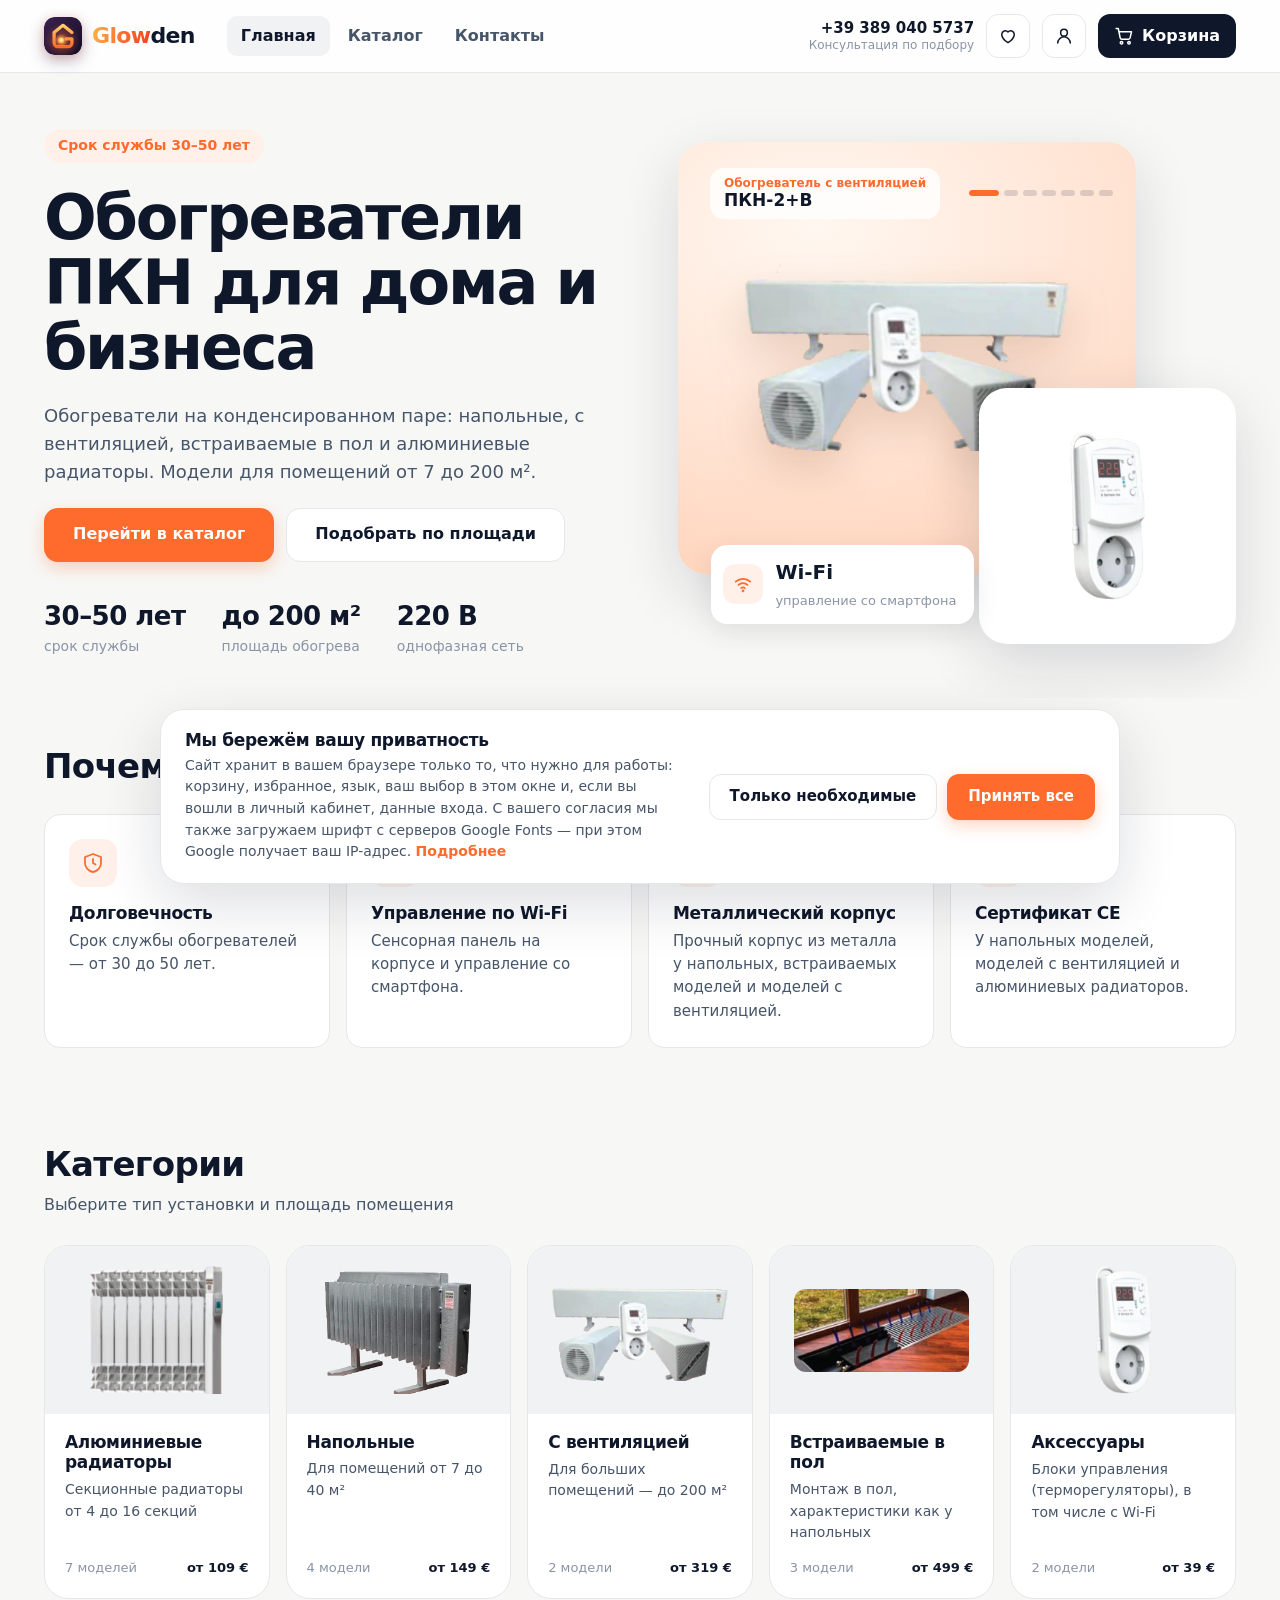
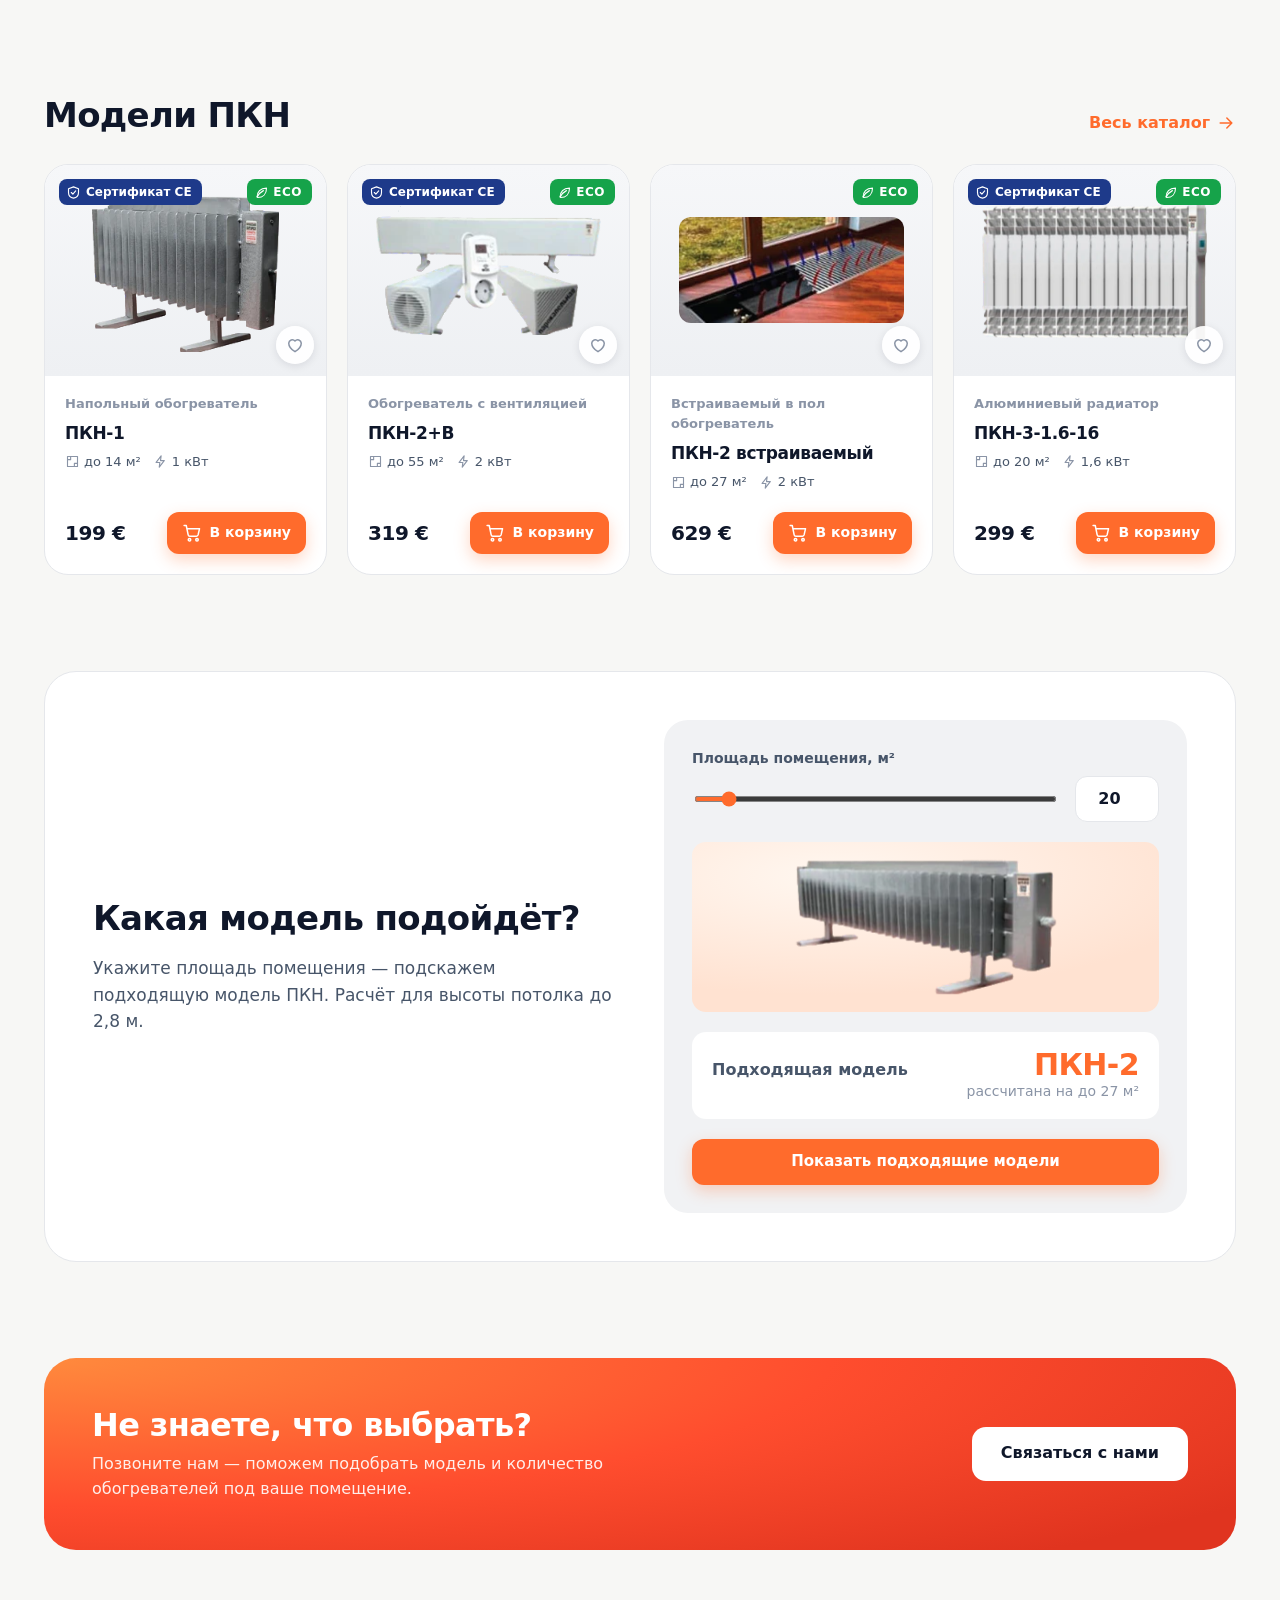
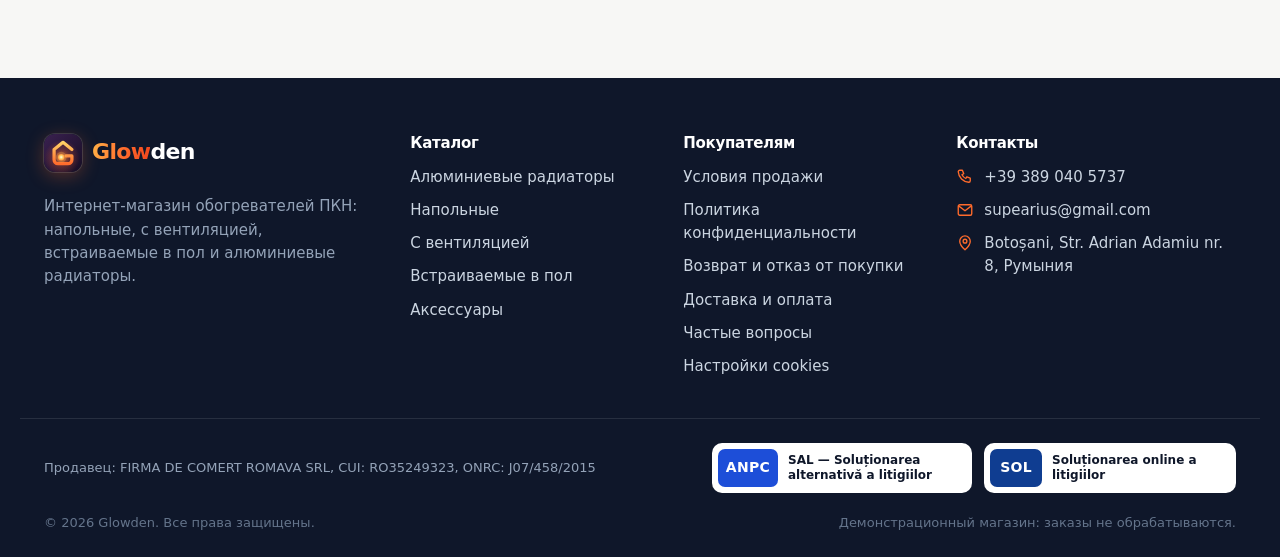
<file: index.html>
<!doctype html>
<html lang="ru">
<head>
  <meta charset="utf-8">
  <meta name="viewport" content="width=device-width, initial-scale=1">
  <title></title>
  <link rel="icon" href="assets/img/logo.svg?v=2" type="image/svg+xml">
  <link rel="stylesheet" href="assets/css/style.css?v=22">
</head>
<body data-page="home">
  <div id="site-header"></div>

  <main id="main">
    <section class="hero">
      <div class="container hero__inner">
        <div class="hero__content">
          <span class="pill" data-i18n="home.hero.badge"></span>
          <h1 class="hero__title" data-i18n="home.hero.title"></h1>
          <p class="lead" data-i18n="home.hero.text"></p>
          <div class="hero__actions">
            <a class="btn btn--primary btn--lg" href="catalog.html"><span data-i18n="home.hero.cta"></span></a>
            <a class="btn btn--ghost btn--lg" href="#calc"><span data-i18n="home.hero.ctaSecondary"></span></a>
          </div>
          <ul class="hero__stats" id="hero-stats"></ul>
        </div>
        <div class="hero__visual" id="hero-visual"></div>
      </div>
    </section>

    <section class="section">
      <div class="container">
        <h2 class="section__title" data-i18n="home.benefits.title"></h2>
        <div class="benefits" id="benefits"></div>
      </div>
    </section>

    <section class="section">
      <div class="container">
        <div class="section__head">
          <div>
            <h2 class="section__title" data-i18n="home.categories.title"></h2>
            <p class="section__subtitle" data-i18n="home.categories.subtitle"></p>
          </div>
        </div>
        <div class="categories" id="categories"></div>
      </div>
    </section>

    <section class="section">
      <div class="container">
        <div class="section__head">
          <h2 class="section__title" data-i18n="home.popular.title"></h2>
          <a class="link-arrow" href="catalog.html" id="popular-all"></a>
        </div>
        <div class="grid" id="popular"></div>
      </div>
    </section>

    <section class="section" id="calc">
      <div class="container">
        <div class="calc">
          <div class="calc__intro">
            <h2 class="section__title" data-i18n="home.calc.title"></h2>
            <p data-i18n="home.calc.text"></p>
          </div>
          <form class="calc__form" id="calc-form">
            <div class="field">
              <label class="field__label" for="calc-area" data-i18n="home.calc.areaLabel"></label>
              <div class="range">
                <input type="range" id="calc-area-range" min="5" max="200" value="20" aria-hidden="true" tabindex="-1">
                <input class="input range__value" type="number" id="calc-area" min="5" max="200" value="20">
              </div>
            </div>
            <div class="calc__photo" id="calc-photo" aria-hidden="true"></div>
            <div class="calc__result">
              <span data-i18n="home.calc.result"></span>
              <output id="calc-result" aria-live="polite"></output>
            </div>
            <a class="btn btn--primary btn--block" id="calc-link" href="catalog.html"><span data-i18n="home.calc.showModels"></span></a>
          </form>
        </div>
      </div>
    </section>

    <section class="section">
      <div class="container">
        <div class="cta-band">
          <div>
            <h2 data-i18n="home.cta.title"></h2>
            <p data-i18n="home.cta.text"></p>
          </div>
          <a class="btn btn--light btn--lg" href="contacts.html"><span data-i18n="home.cta.button"></span></a>
        </div>
      </div>
    </section>
  </main>

  <div id="site-footer"></div>

  <script src="assets/js/texts.js?v=22"></script>
  <script src="assets/js/products.js?v=22"></script>
  <script src="assets/js/countries.js?v=22"></script>
  <script src="assets/js/app.js?v=22"></script>
  <script src="assets/js/pages/home.js?v=22"></script>
</body>
</html>
</file>
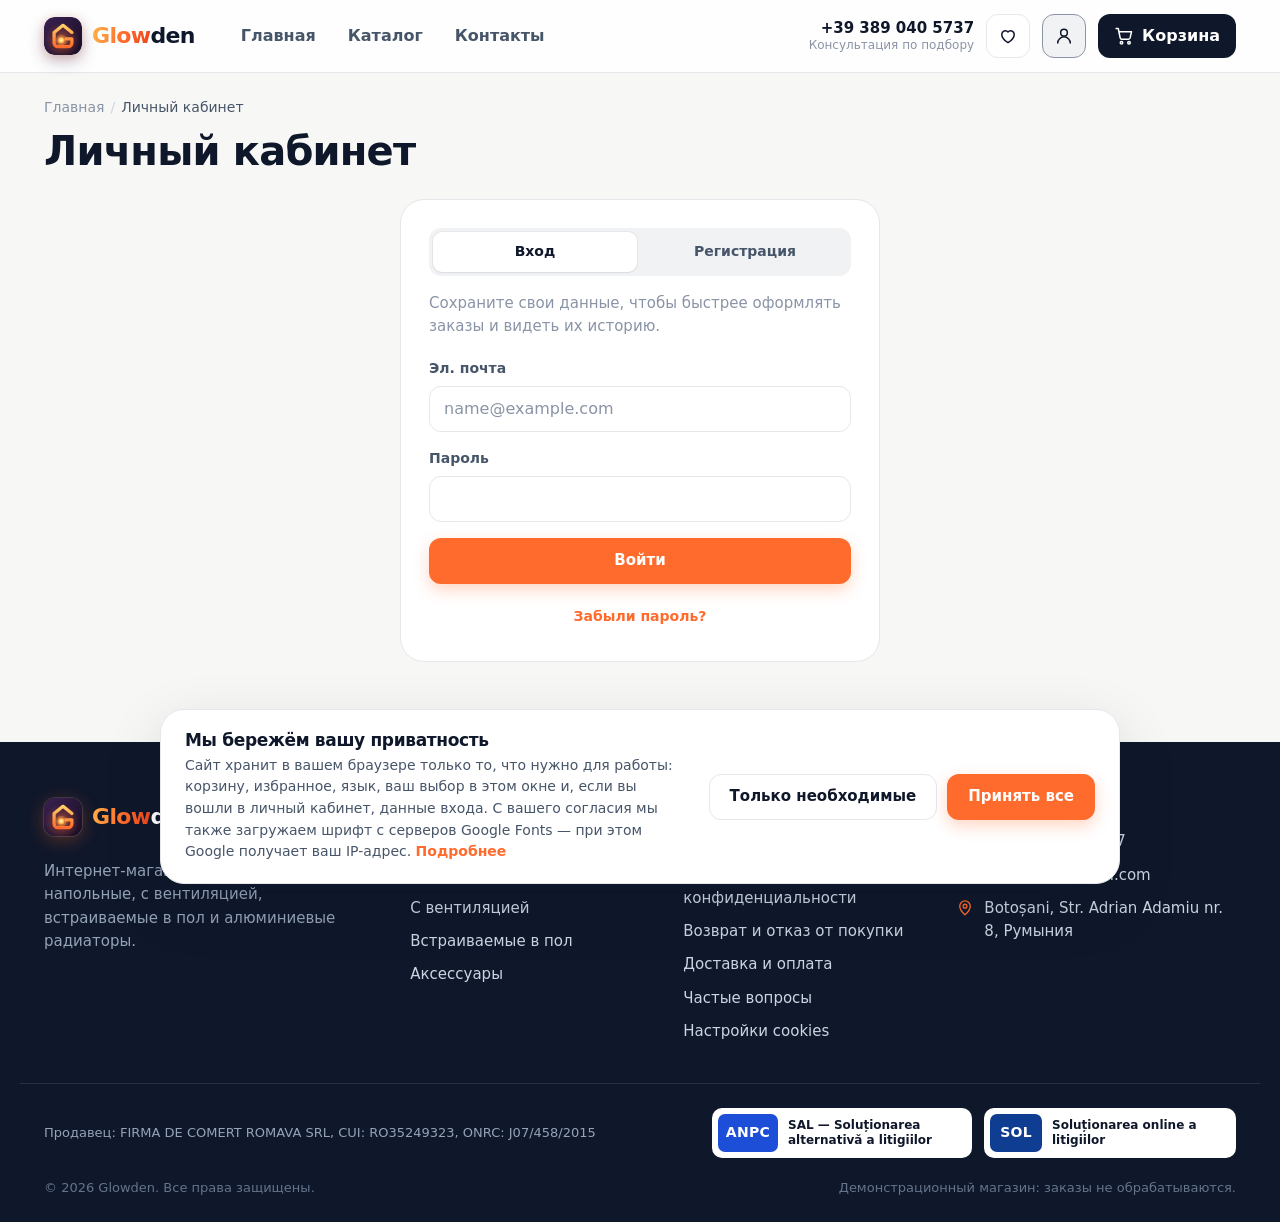
<file: account.html>
<!doctype html>
<html lang="ru">
<head>
  <meta charset="utf-8">
  <meta name="viewport" content="width=device-width, initial-scale=1">
  <title></title>
  <link rel="icon" href="assets/img/logo.svg?v=2" type="image/svg+xml">
  <link rel="stylesheet" href="assets/css/style.css?v=22">
</head>
<body data-page="account">
  <div id="site-header"></div>

  <main id="main" class="page">
    <div class="container" id="account-root"></div>
  </main>

  <div id="site-footer"></div>

  <script src="assets/js/texts.js?v=22"></script>
  <script src="assets/js/products.js?v=22"></script>
  <script src="assets/js/countries.js?v=22"></script>
  <script src="assets/js/app.js?v=22"></script>
  <script src="assets/js/config.js?v=22"></script>
  <script src="assets/js/vendor/supabase.js"></script>
  <script src="assets/js/auth.js?v=22"></script>
  <script src="assets/js/address.js?v=22"></script>
  <script src="assets/js/pages/account.js?v=22"></script>
</body>
</html>
</file>
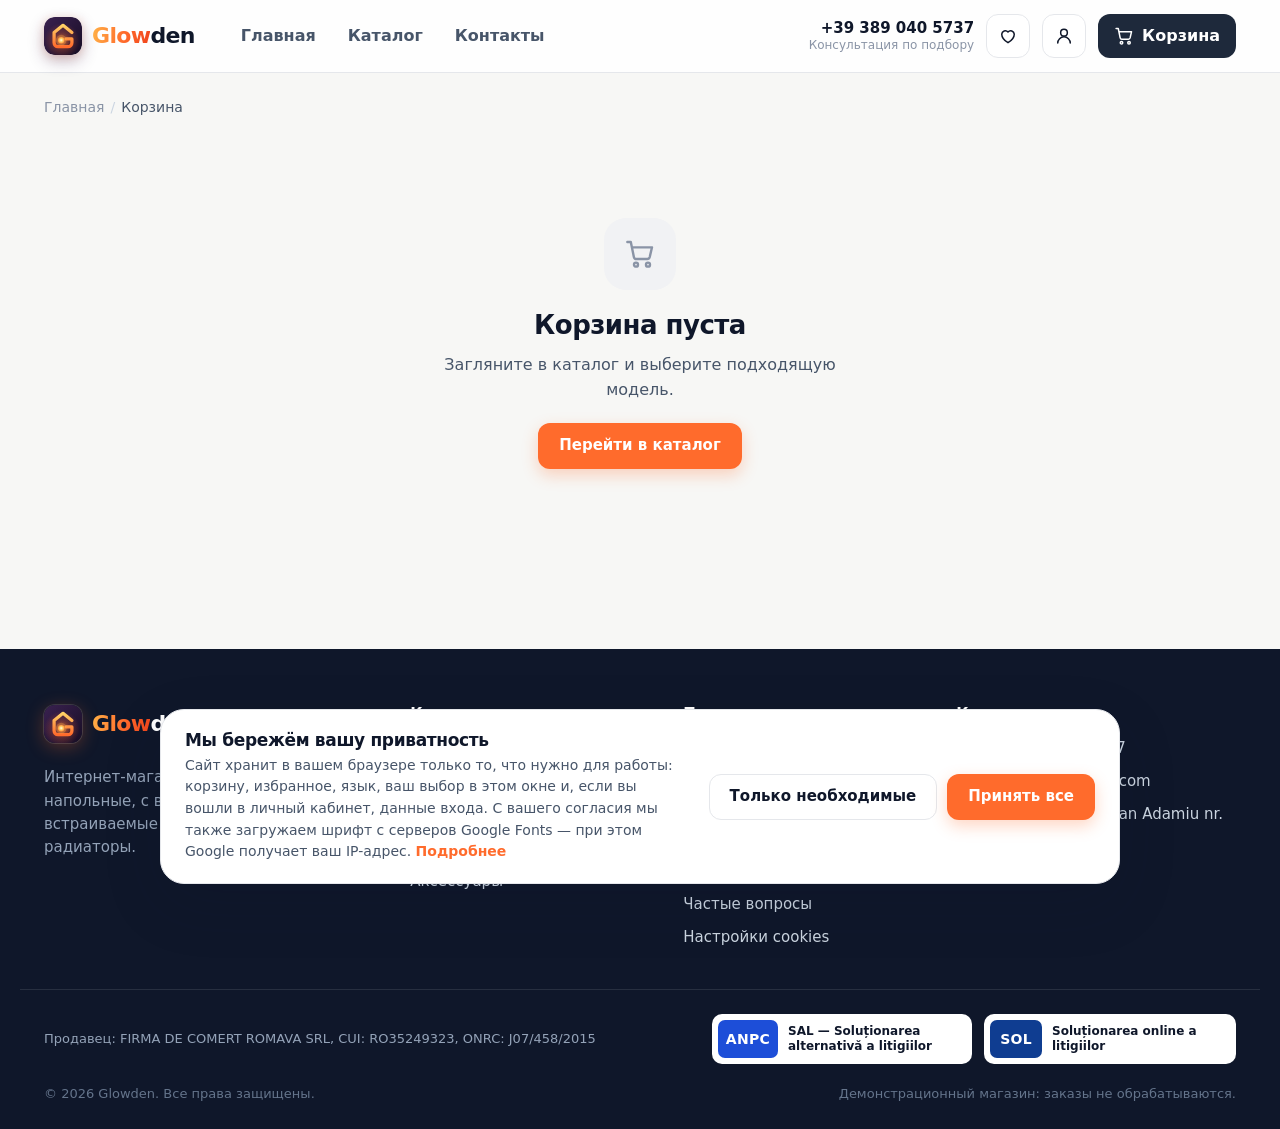
<file: cart.html>
<!doctype html>
<html lang="ru">
<head>
  <meta charset="utf-8">
  <meta name="viewport" content="width=device-width, initial-scale=1">
  <title></title>
  <link rel="icon" href="assets/img/logo.svg?v=2" type="image/svg+xml">
  <link rel="stylesheet" href="assets/css/style.css?v=22">
</head>
<body data-page="cart">
  <div id="site-header"></div>

  <main id="main" class="page">
    <div class="container" id="cart-root"></div>
  </main>

  <div id="site-footer"></div>

  <script src="assets/js/texts.js?v=22"></script>
  <script src="assets/js/products.js?v=22"></script>
  <script src="assets/js/countries.js?v=22"></script>
  <script src="assets/js/app.js?v=22"></script>
  <script src="assets/js/config.js?v=22"></script>
  <script src="assets/js/vendor/supabase.js"></script>
  <script src="assets/js/auth.js?v=22"></script>
  <script src="assets/js/address.js?v=22"></script>
  <script src="assets/js/pages/cart.js?v=22"></script>
</body>
</html>
</file>
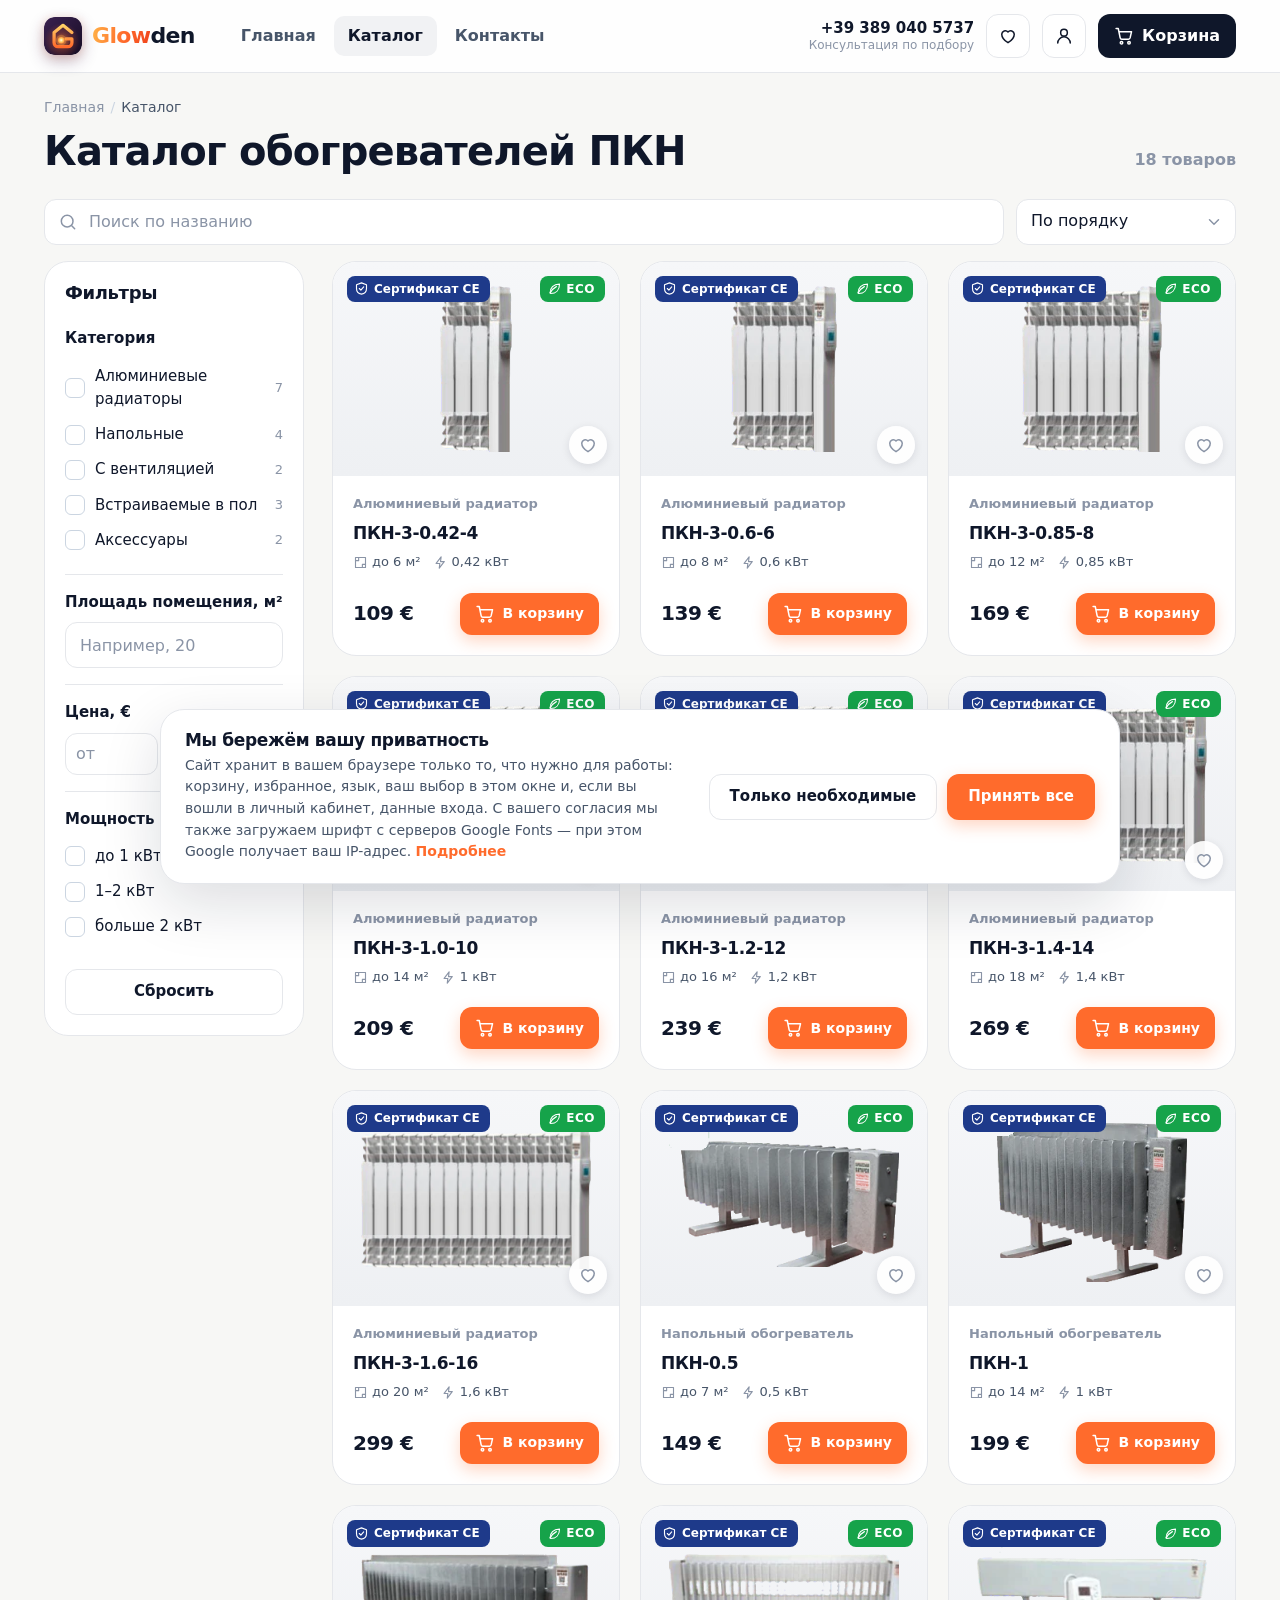
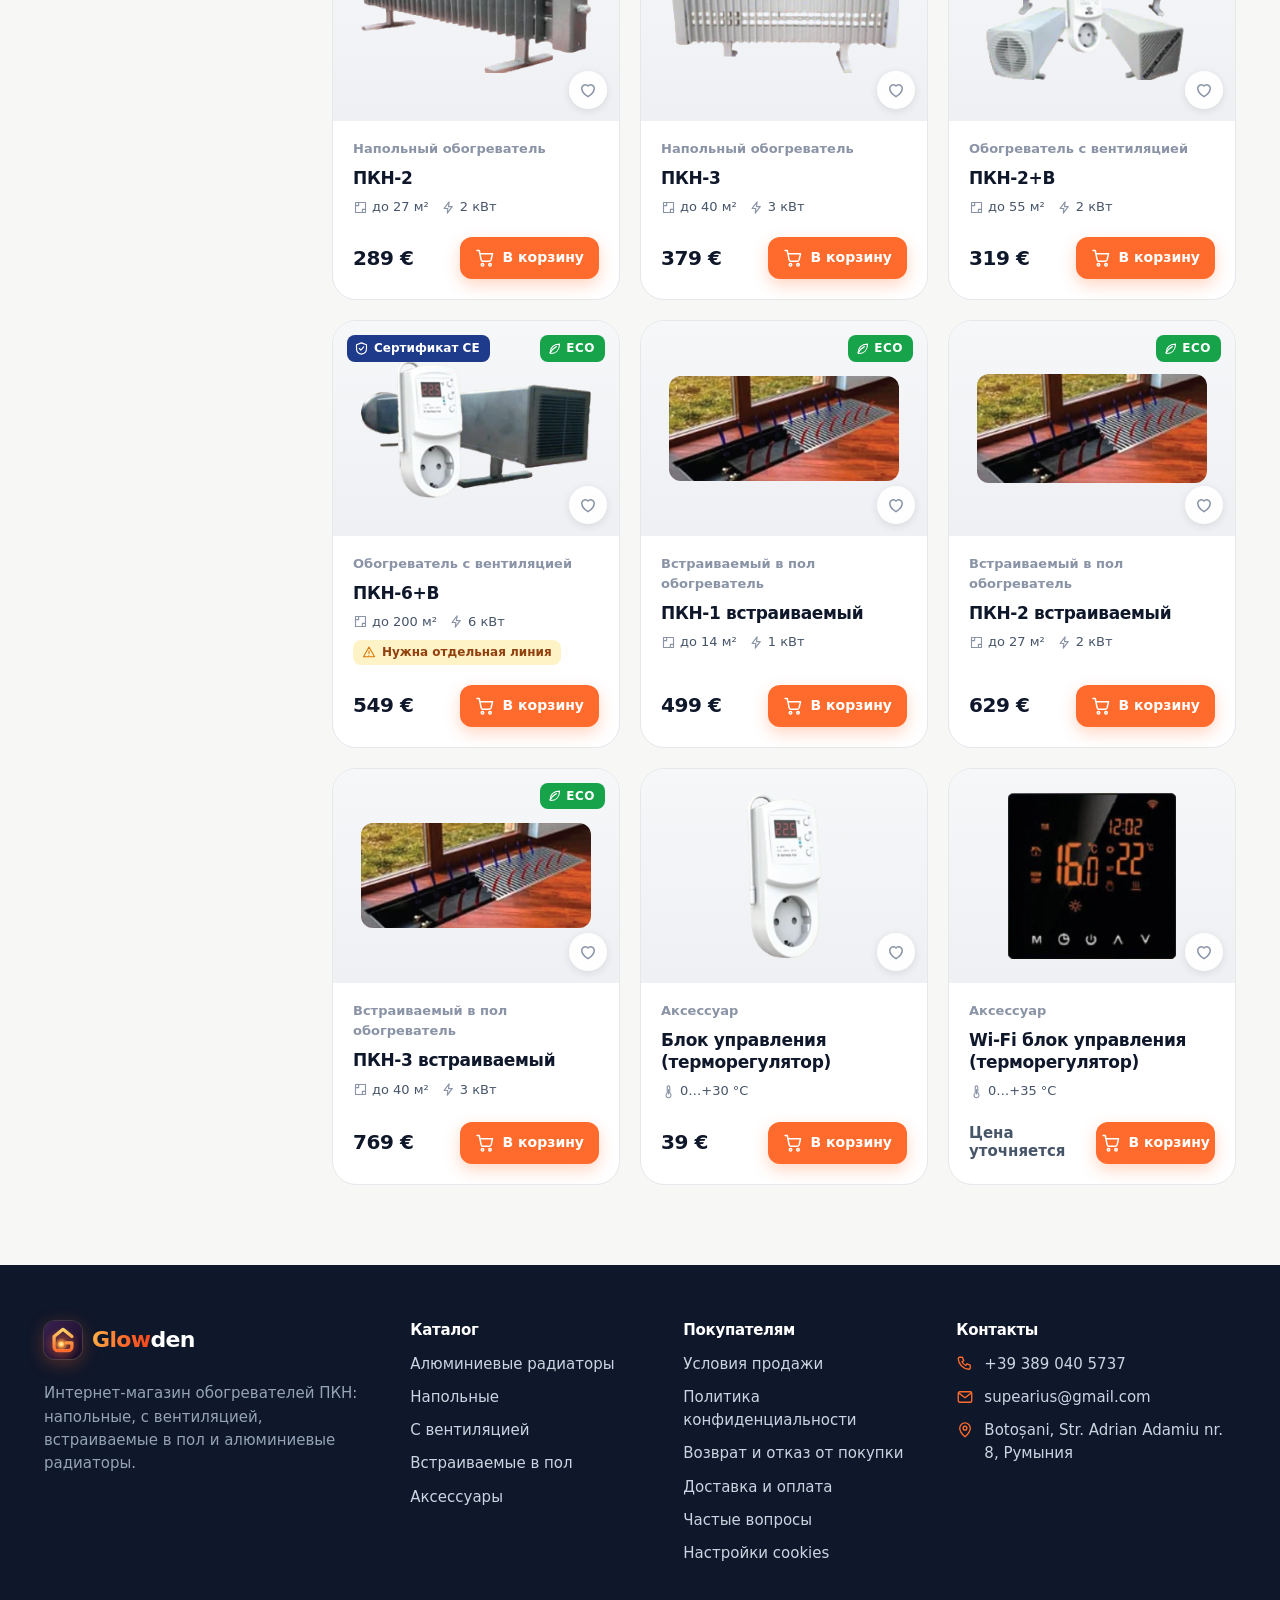
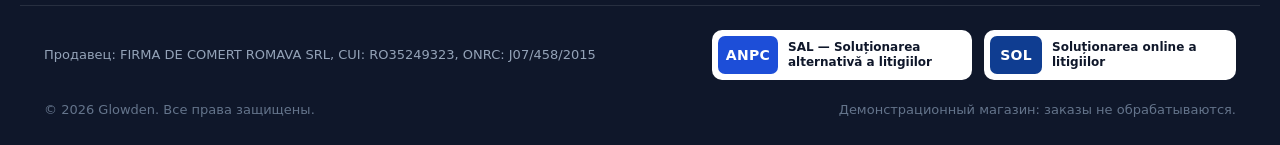
<file: catalog.html>
<!doctype html>
<html lang="ru">
<head>
  <meta charset="utf-8">
  <meta name="viewport" content="width=device-width, initial-scale=1">
  <title></title>
  <link rel="icon" href="assets/img/logo.svg?v=2" type="image/svg+xml">
  <link rel="stylesheet" href="assets/css/style.css?v=22">
</head>
<body data-page="catalog">
  <div id="site-header"></div>

  <main id="main" class="page">
    <div class="container">
      <div id="crumbs"></div>
      <div class="page__head">
        <h1 class="page__title" data-i18n="catalog.title"></h1>
        <span class="page__count" id="found"></span>
      </div>

      <div class="toolbar">
        <label class="search">
          <span class="search__icon" id="search-icon"></span>
          <input class="input" type="search" id="search" data-i18n-placeholder="catalog.search" data-i18n-aria="catalog.search">
        </label>
        <label class="select">
          <span class="visually-hidden" data-i18n="catalog.sortLabel"></span>
          <select class="input" id="sort"></select>
        </label>
        <button class="btn btn--ghost toolbar__filters" type="button" id="filters-open"></button>
      </div>

      <div id="chips" class="chips"></div>

      <div class="catalog">
        <aside class="filters" id="filters" aria-labelledby="filters-title">
          <div class="filters__head">
            <h2 id="filters-title" data-i18n="catalog.filters"></h2>
            <button class="icon-btn" type="button" id="filters-close" data-i18n-aria="catalog.filtersClose"></button>
          </div>
          <form id="filters-form" class="filters__body">
            <fieldset class="filter">
              <legend data-i18n="catalog.type"></legend>
              <div id="filter-types"></div>
            </fieldset>
            <fieldset class="filter">
              <legend><label for="filter-area" data-i18n="catalog.area"></label></legend>
              <input class="input" type="number" id="filter-area" name="area" min="1" step="1" inputmode="numeric" data-i18n-placeholder="catalog.areaPlaceholder">
            </fieldset>
            <fieldset class="filter" id="filter-price">
              <legend data-i18n="catalog.price"></legend>
              <div class="filter__range">
                <input class="input" type="number" name="priceMin" min="0" step="100" data-i18n-placeholder="catalog.priceFrom" data-i18n-aria="catalog.priceFrom">
                <span>—</span>
                <input class="input" type="number" name="priceMax" min="0" step="100" data-i18n-placeholder="catalog.priceTo" data-i18n-aria="catalog.priceTo">
              </div>
            </fieldset>
            <fieldset class="filter">
              <legend data-i18n="catalog.power"></legend>
              <div id="filter-power"></div>
            </fieldset>
          </form>
          <div class="filters__foot">
            <button class="btn btn--ghost" type="button" id="filters-reset"><span data-i18n="catalog.reset"></span></button>
            <button class="btn btn--primary filters__apply" type="button" id="filters-apply"></button>
          </div>
        </aside>
        <div class="filters__backdrop" id="filters-backdrop"></div>

        <section class="catalog__results">
          <div class="grid grid--catalog" id="grid"></div>
          <div class="empty" id="empty" hidden>
            <div class="empty__icon" id="empty-icon"></div>
            <h2 data-i18n="catalog.emptyTitle"></h2>
            <p data-i18n="catalog.emptyText"></p>
            <button class="btn btn--primary" type="button" id="empty-reset"><span data-i18n="catalog.reset"></span></button>
          </div>
        </section>
      </div>
    </div>
  </main>

  <div id="site-footer"></div>

  <script src="assets/js/texts.js?v=22"></script>
  <script src="assets/js/products.js?v=22"></script>
  <script src="assets/js/countries.js?v=22"></script>
  <script src="assets/js/app.js?v=22"></script>
  <script src="assets/js/pages/catalog.js?v=22"></script>
</body>
</html>
</file>
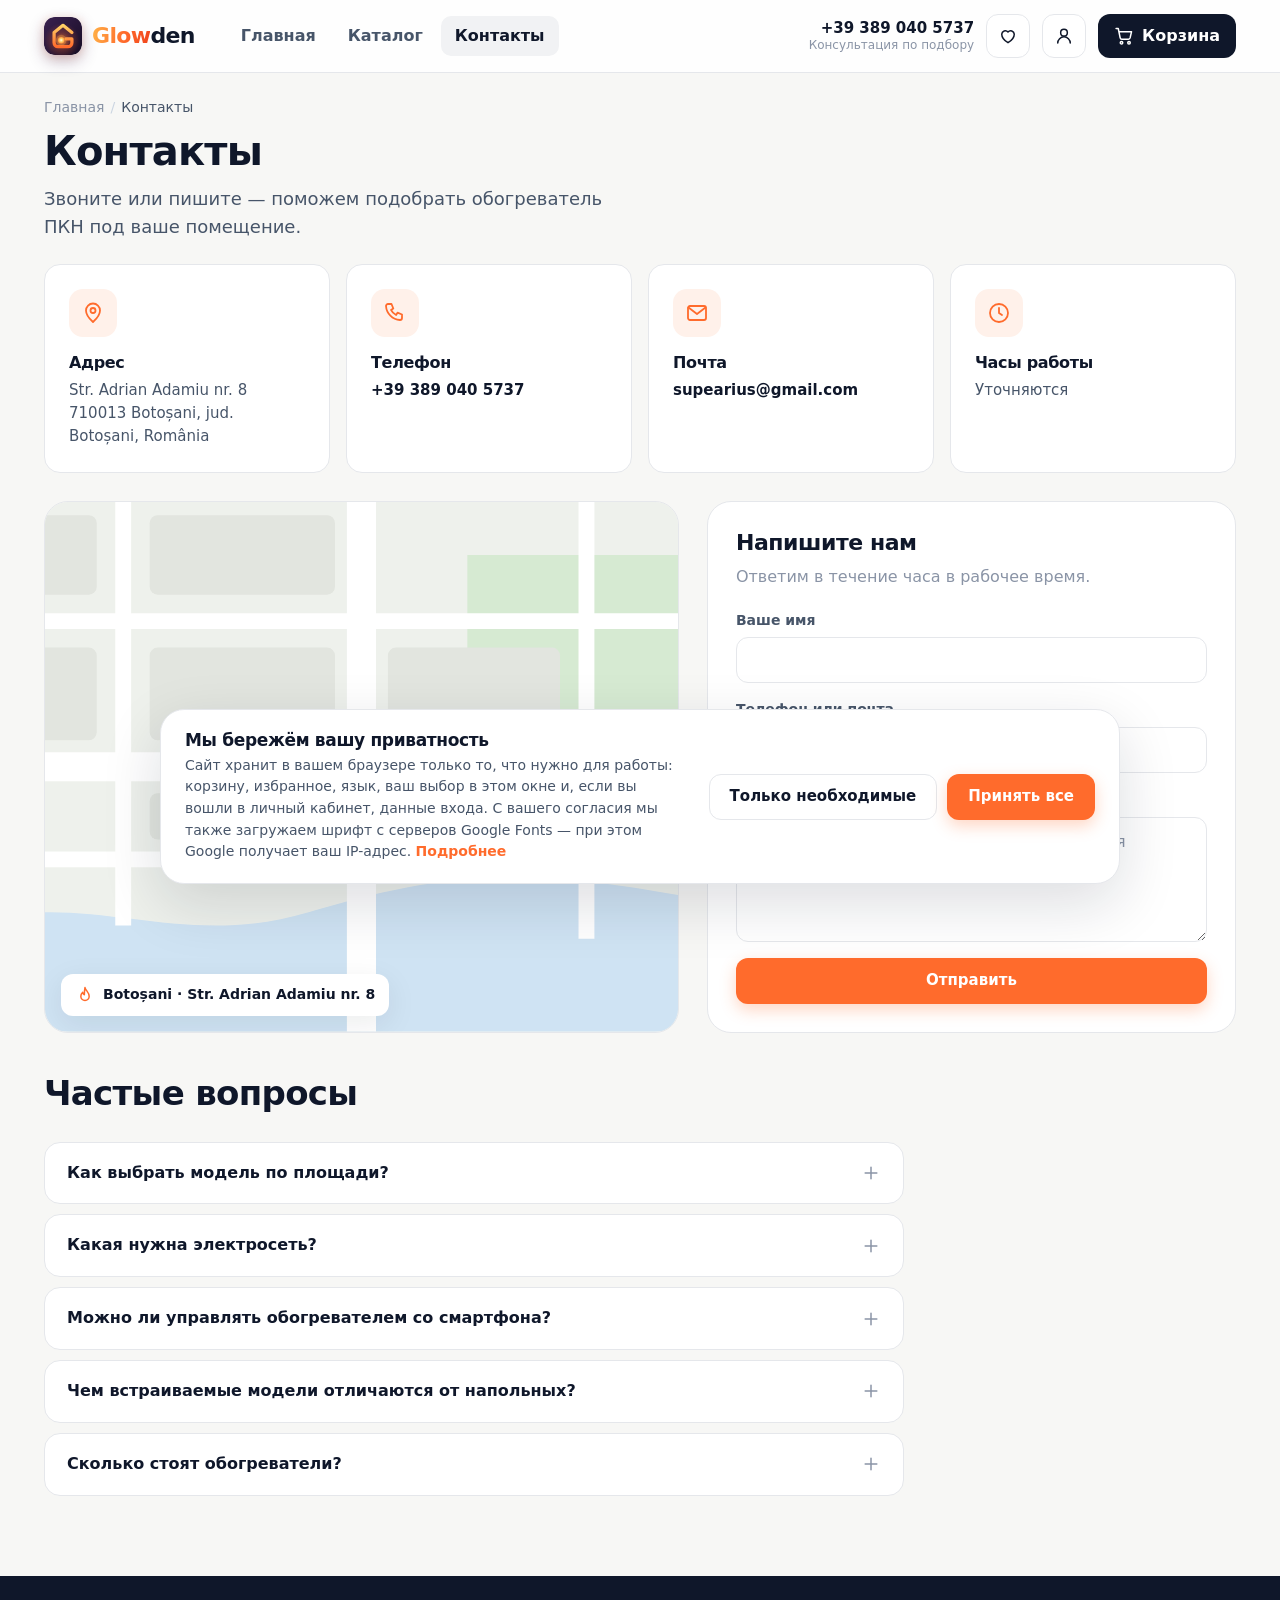
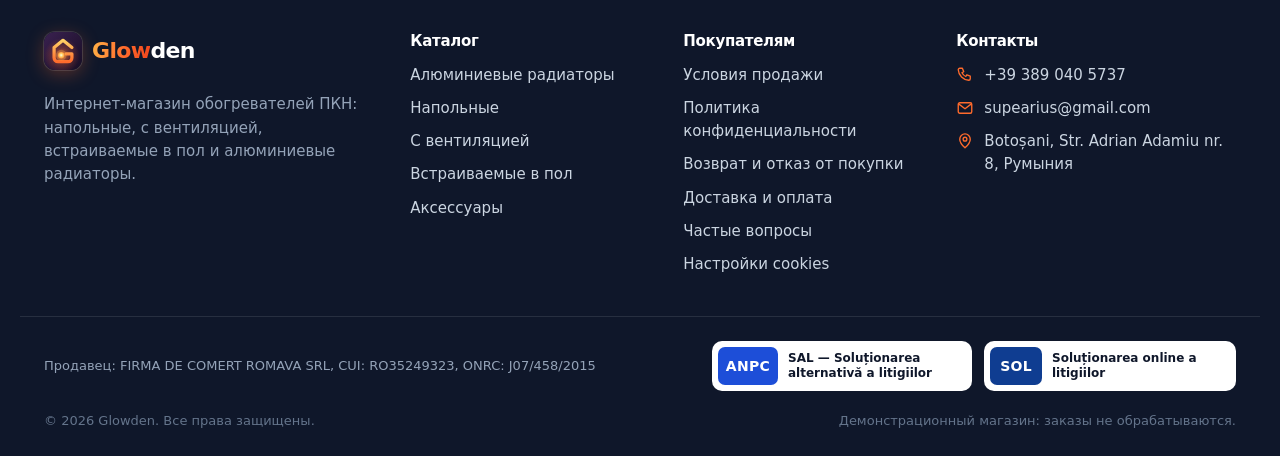
<file: contacts.html>
<!doctype html>
<html lang="ru">
<head>
  <meta charset="utf-8">
  <meta name="viewport" content="width=device-width, initial-scale=1">
  <title></title>
  <link rel="icon" href="assets/img/logo.svg?v=2" type="image/svg+xml">
  <link rel="stylesheet" href="assets/css/style.css?v=22">
</head>
<body data-page="contacts">
  <div id="site-header"></div>

  <main id="main" class="page">
    <div class="container">
      <div id="crumbs"></div>
      <div class="page__head page__head--stack">
        <h1 class="page__title" data-i18n="contacts.title"></h1>
        <p class="lead" data-i18n="contacts.subtitle"></p>
      </div>

      <div class="contact-cards" id="contact-cards"></div>

      <div class="contacts-layout">
        <div class="map" role="img" data-i18n-aria="contacts.map" id="map"></div>

        <section class="panel">
          <h2 data-i18n="contacts.formTitle"></h2>
          <p class="muted" data-i18n="contacts.formText"></p>
          <form id="contact-form" class="form" novalidate>
            <div class="field">
              <label class="field__label" for="c-name" data-i18n="contacts.form.name"></label>
              <input class="input" id="c-name" name="name" autocomplete="name">
              <span class="field__error" data-error-for="name"></span>
            </div>
            <div class="field">
              <label class="field__label" for="c-contact" data-i18n="contacts.form.contact"></label>
              <input class="input" id="c-contact" name="contact" autocomplete="email">
              <span class="field__error" data-error-for="contact"></span>
            </div>
            <div class="field">
              <label class="field__label" for="c-message" data-i18n="contacts.form.message"></label>
              <textarea class="input" id="c-message" name="message" rows="4" data-i18n-placeholder="contacts.form.messagePlaceholder"></textarea>
              <span class="field__error" data-error-for="message"></span>
            </div>
            <button class="btn btn--primary btn--block" type="submit"><span data-i18n="contacts.form.submit"></span></button>
          </form>
        </section>
      </div>

      <section class="section section--tight" id="faq">
        <h2 class="section__title" data-i18n="contacts.faqTitle"></h2>
        <div class="faq" id="faq-list"></div>
      </section>
    </div>
  </main>

  <div id="site-footer"></div>

  <script src="assets/js/texts.js?v=22"></script>
  <script src="assets/js/products.js?v=22"></script>
  <script src="assets/js/countries.js?v=22"></script>
  <script src="assets/js/app.js?v=22"></script>
  <script src="assets/js/pages/contacts.js?v=22"></script>
</body>
</html>
</file>
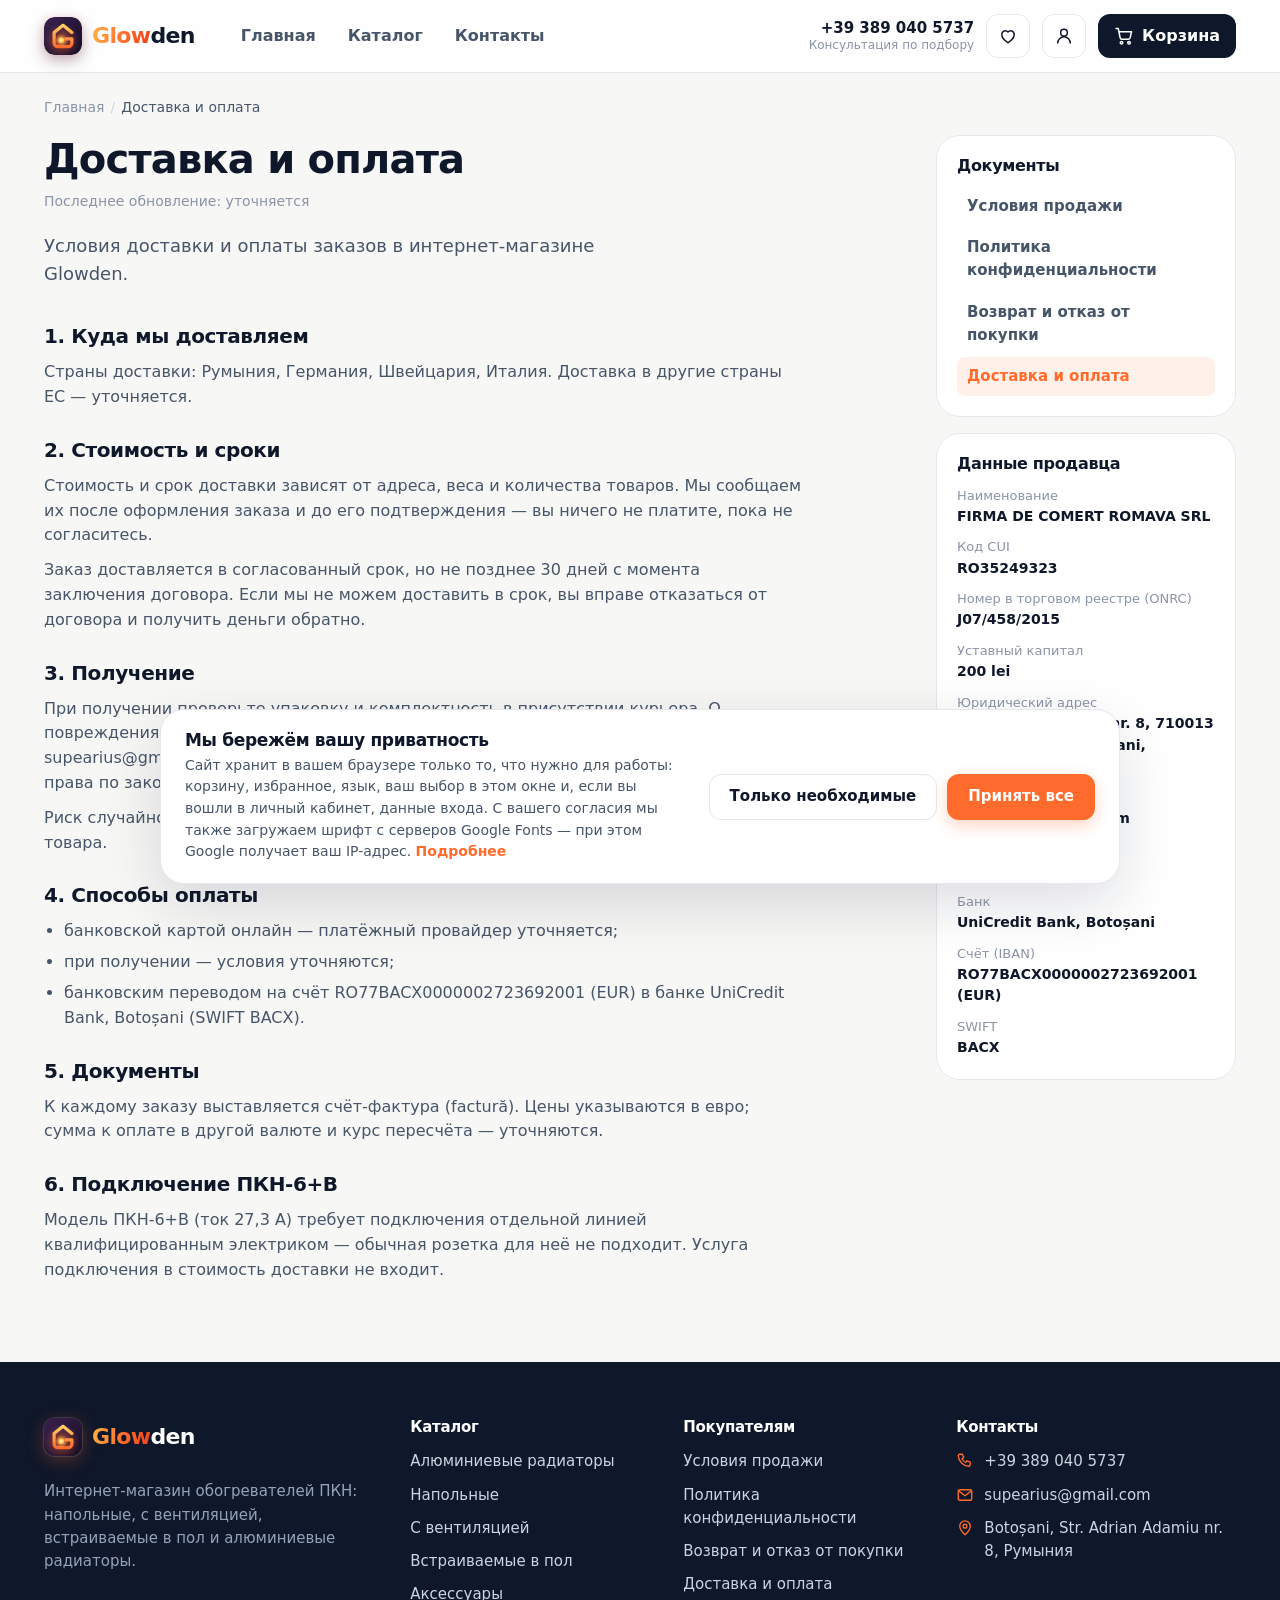
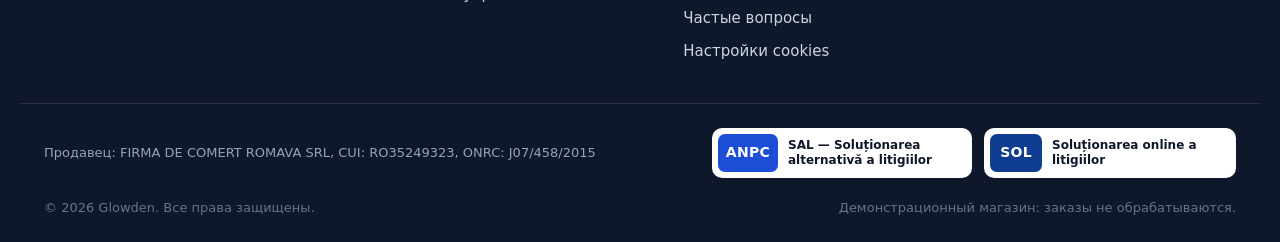
<file: delivery.html>
<!doctype html>
<html lang="ru">
<head>
  <meta charset="utf-8">
  <meta name="viewport" content="width=device-width, initial-scale=1">
  <title></title>
  <link rel="icon" href="assets/img/logo.svg?v=2" type="image/svg+xml">
  <link rel="stylesheet" href="assets/css/style.css?v=22">
</head>
<body data-page="legal" data-doc="delivery">
  <div id="site-header"></div>

  <main id="main" class="page">
    <div class="container" id="legal-root"></div>
  </main>

  <div id="site-footer"></div>

  <script src="assets/js/texts.js?v=22"></script>
  <script src="assets/js/products.js?v=22"></script>
  <script src="assets/js/countries.js?v=22"></script>
  <script src="assets/js/app.js?v=22"></script>
  <script src="assets/js/pages/legal.js?v=22"></script>
</body>
</html>
</file>
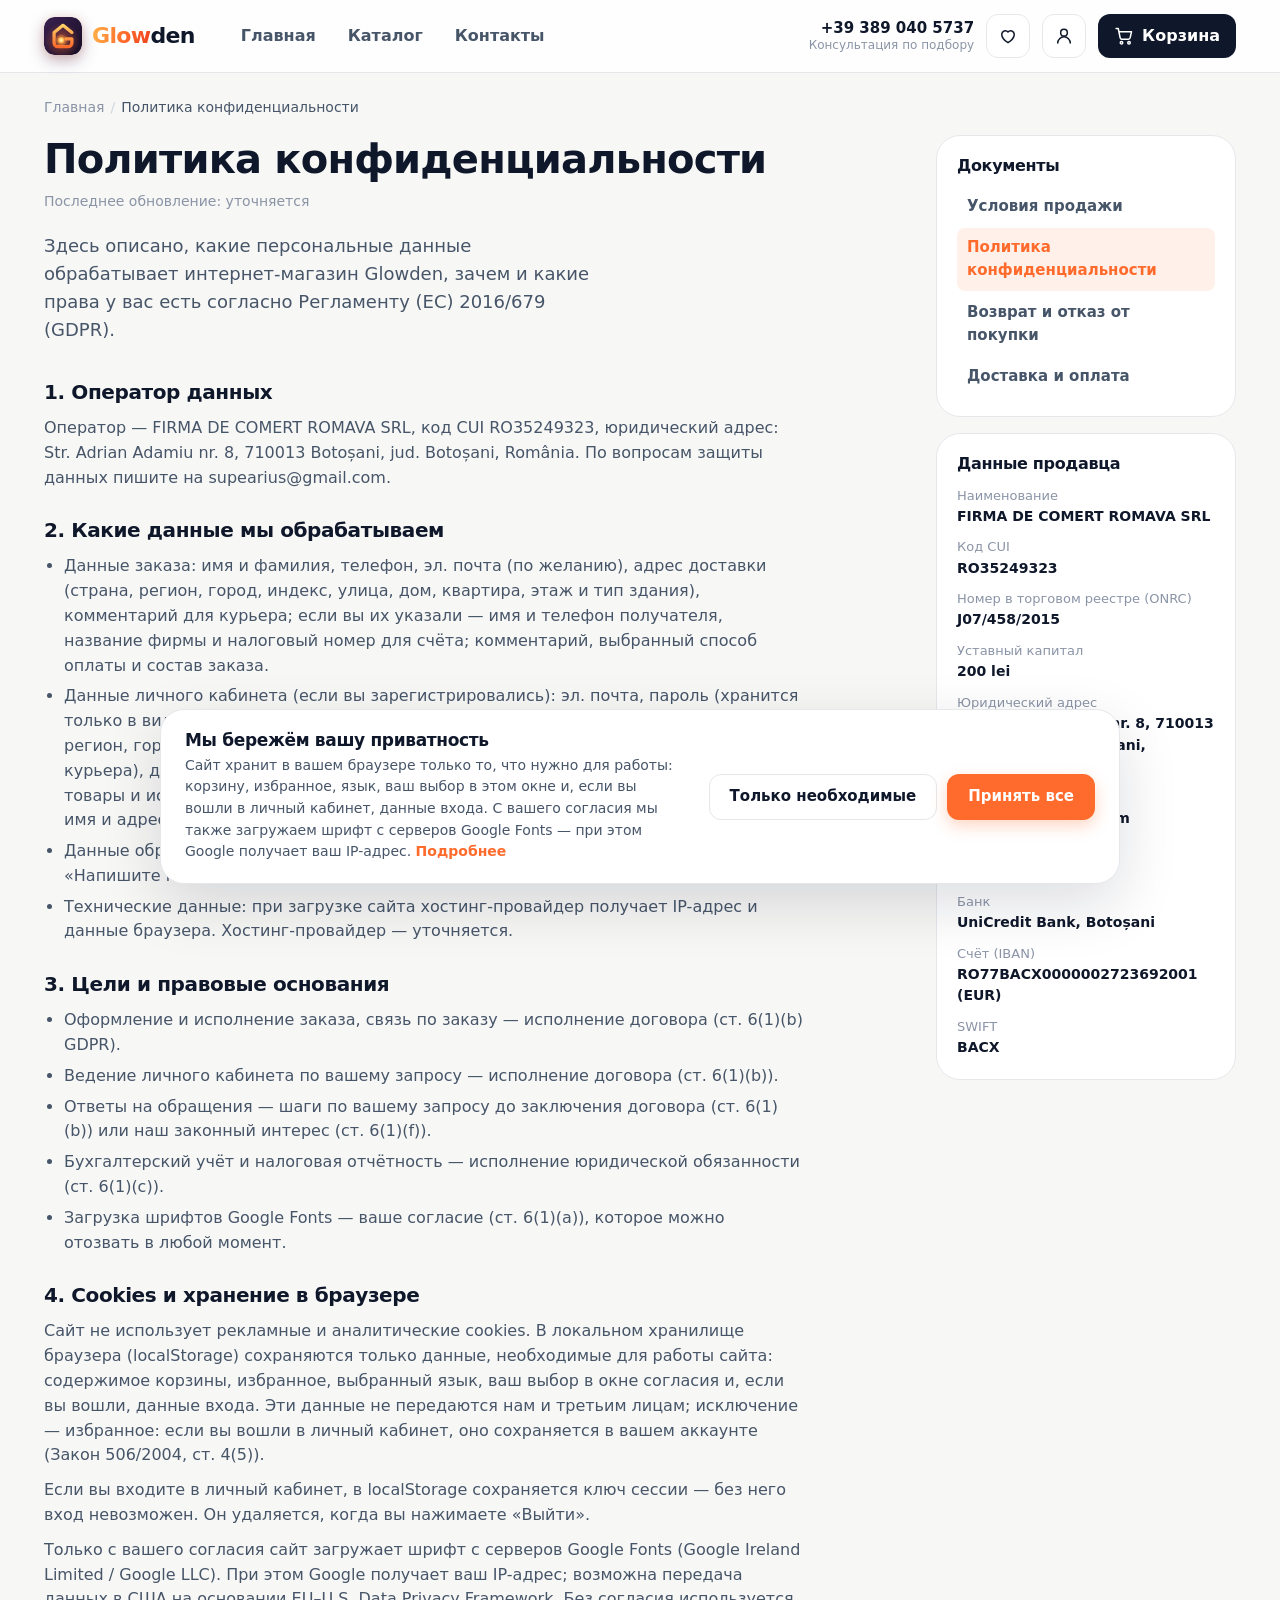
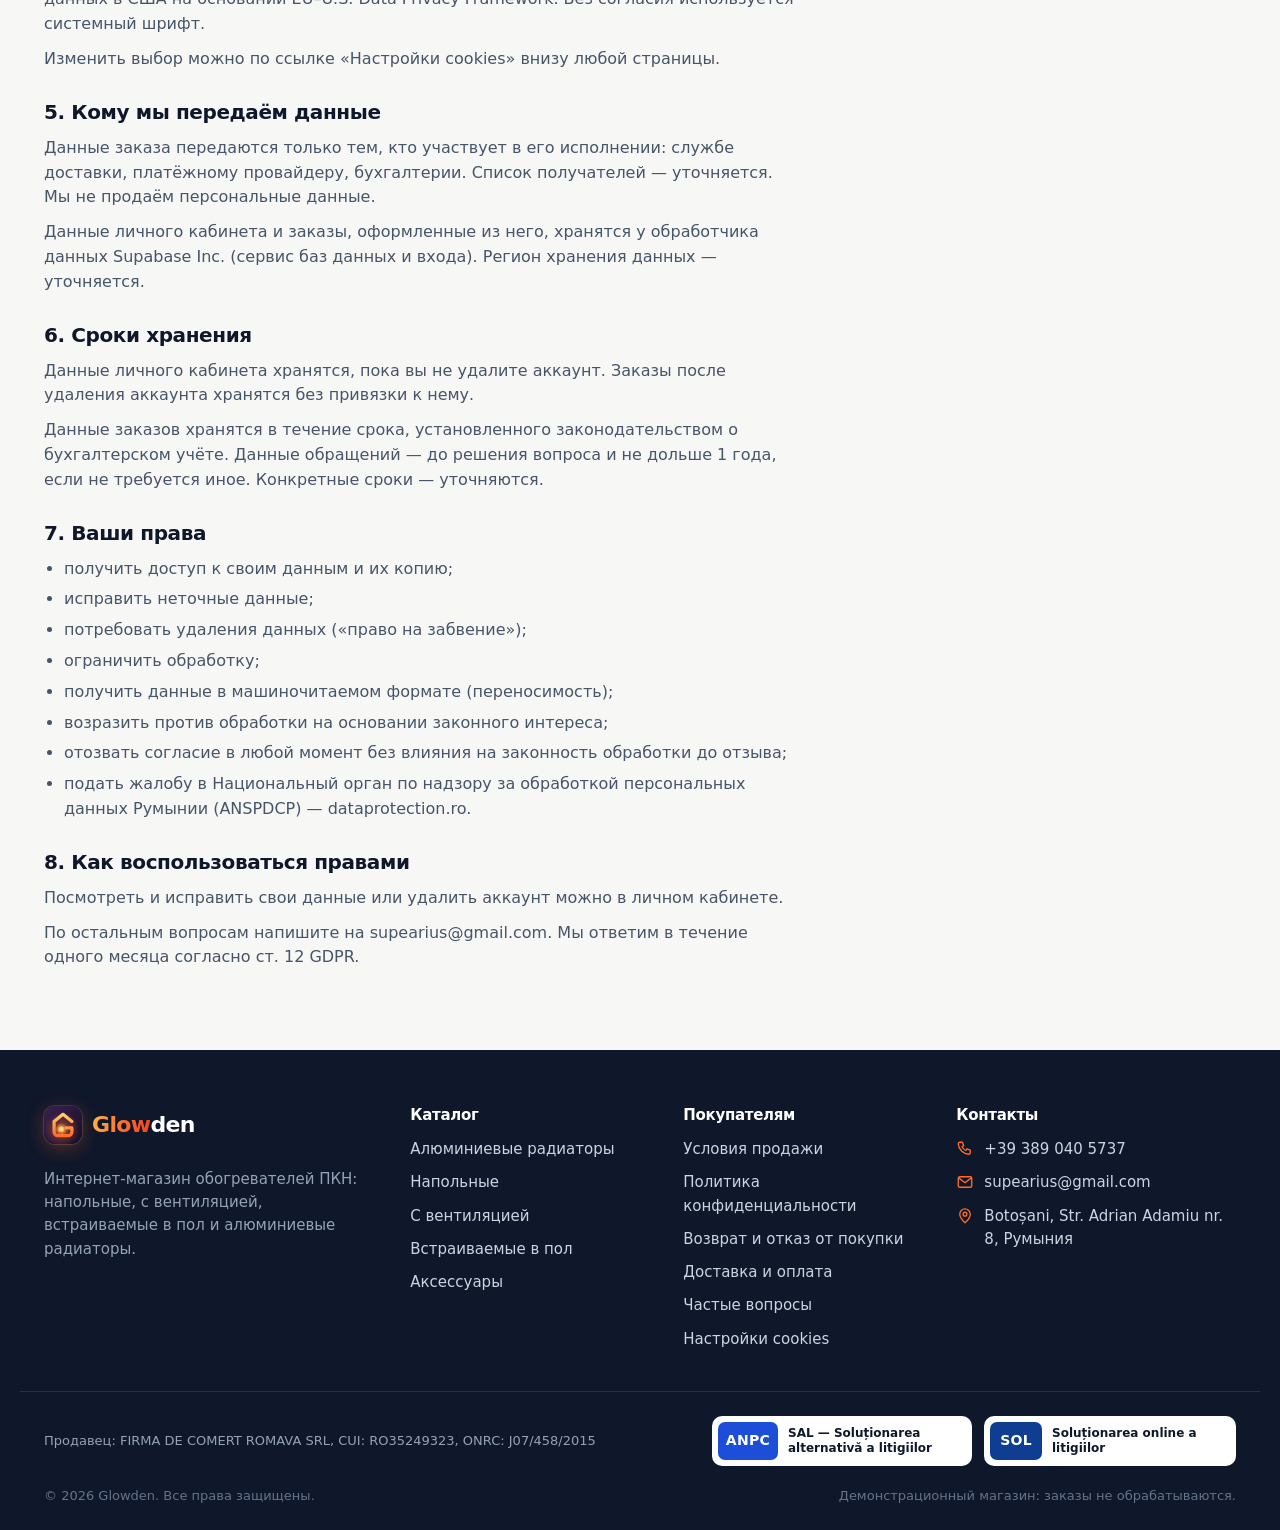
<file: privacy.html>
<!doctype html>
<html lang="ru">
<head>
  <meta charset="utf-8">
  <meta name="viewport" content="width=device-width, initial-scale=1">
  <title></title>
  <link rel="icon" href="assets/img/logo.svg?v=2" type="image/svg+xml">
  <link rel="stylesheet" href="assets/css/style.css?v=22">
</head>
<body data-page="legal" data-doc="privacy">
  <div id="site-header"></div>

  <main id="main" class="page">
    <div class="container" id="legal-root"></div>
  </main>

  <div id="site-footer"></div>

  <script src="assets/js/texts.js?v=22"></script>
  <script src="assets/js/products.js?v=22"></script>
  <script src="assets/js/countries.js?v=22"></script>
  <script src="assets/js/app.js?v=22"></script>
  <script src="assets/js/pages/legal.js?v=22"></script>
</body>
</html>
</file>
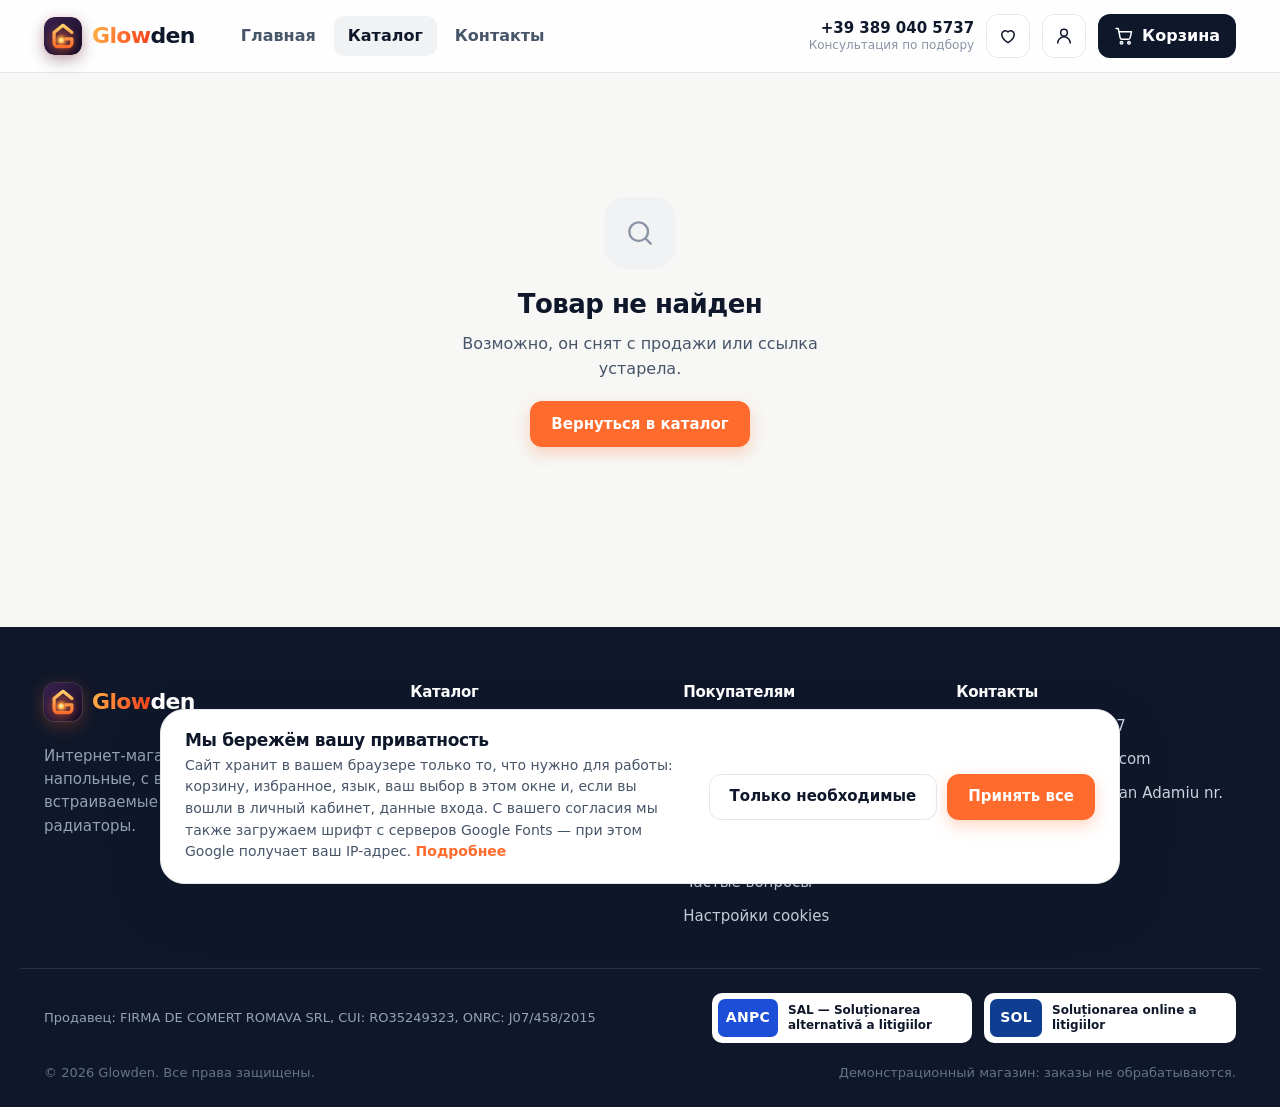
<file: product.html>
<!doctype html>
<html lang="ru">
<head>
  <meta charset="utf-8">
  <meta name="viewport" content="width=device-width, initial-scale=1">
  <title></title>
  <link rel="icon" href="assets/img/logo.svg?v=2" type="image/svg+xml">
  <link rel="stylesheet" href="assets/css/style.css?v=22">
</head>
<body data-page="product">
  <div id="site-header"></div>

  <main id="main" class="page">
    <div class="container" id="product-root"></div>
  </main>

  <div id="site-footer"></div>

  <script src="assets/js/texts.js?v=22"></script>
  <script src="assets/js/products.js?v=22"></script>
  <script src="assets/js/countries.js?v=22"></script>
  <script src="assets/js/app.js?v=22"></script>
  <script src="assets/js/pages/product.js?v=22"></script>
</body>
</html>
</file>
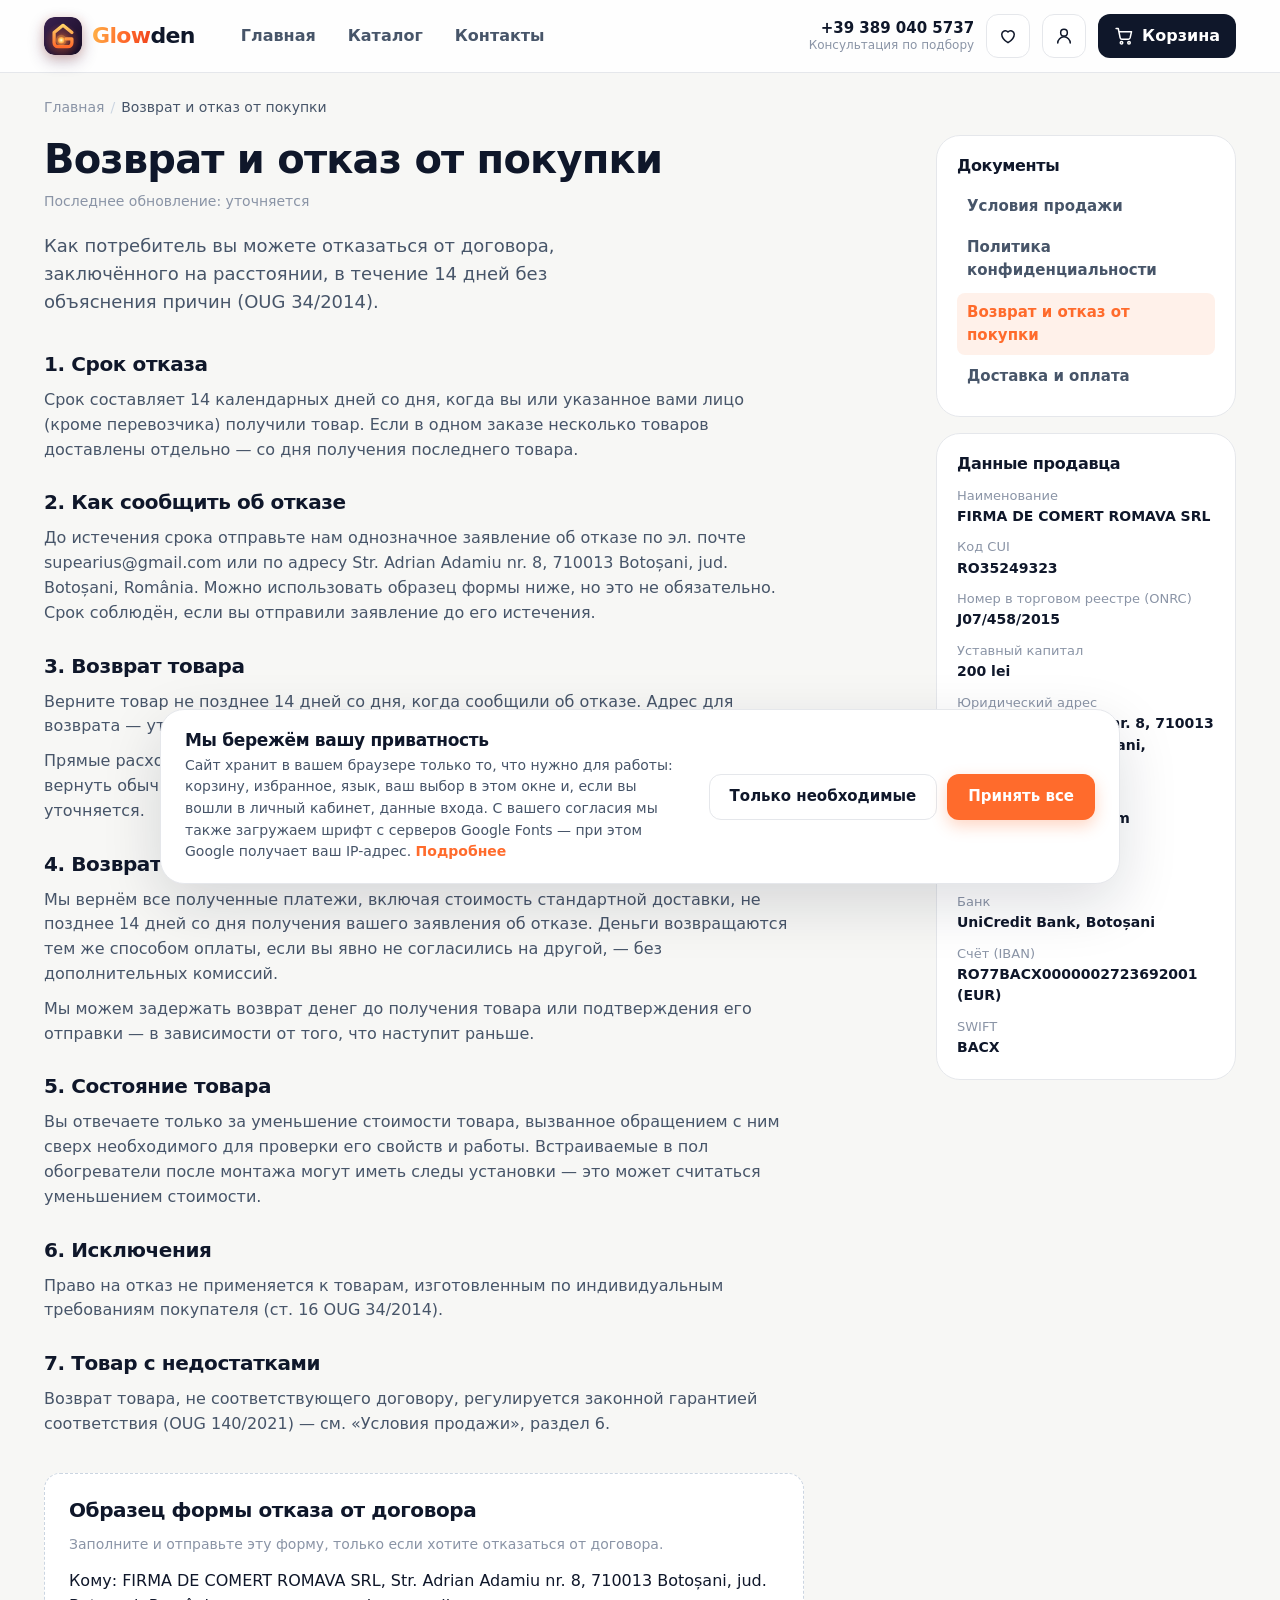
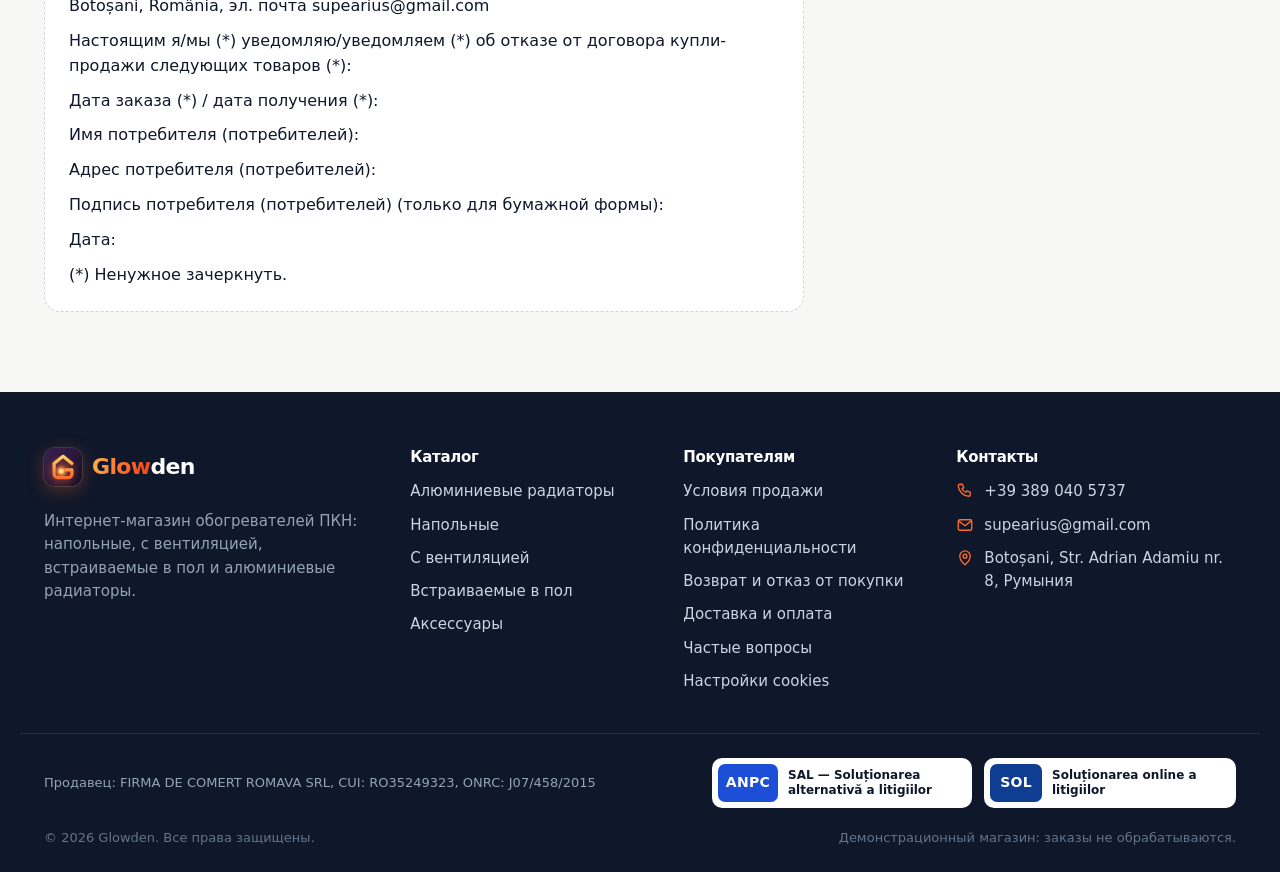
<file: returns.html>
<!doctype html>
<html lang="ru">
<head>
  <meta charset="utf-8">
  <meta name="viewport" content="width=device-width, initial-scale=1">
  <title></title>
  <link rel="icon" href="assets/img/logo.svg?v=2" type="image/svg+xml">
  <link rel="stylesheet" href="assets/css/style.css?v=22">
</head>
<body data-page="legal" data-doc="returns">
  <div id="site-header"></div>

  <main id="main" class="page">
    <div class="container" id="legal-root"></div>
  </main>

  <div id="site-footer"></div>

  <script src="assets/js/texts.js?v=22"></script>
  <script src="assets/js/products.js?v=22"></script>
  <script src="assets/js/countries.js?v=22"></script>
  <script src="assets/js/app.js?v=22"></script>
  <script src="assets/js/pages/legal.js?v=22"></script>
</body>
</html>
</file>
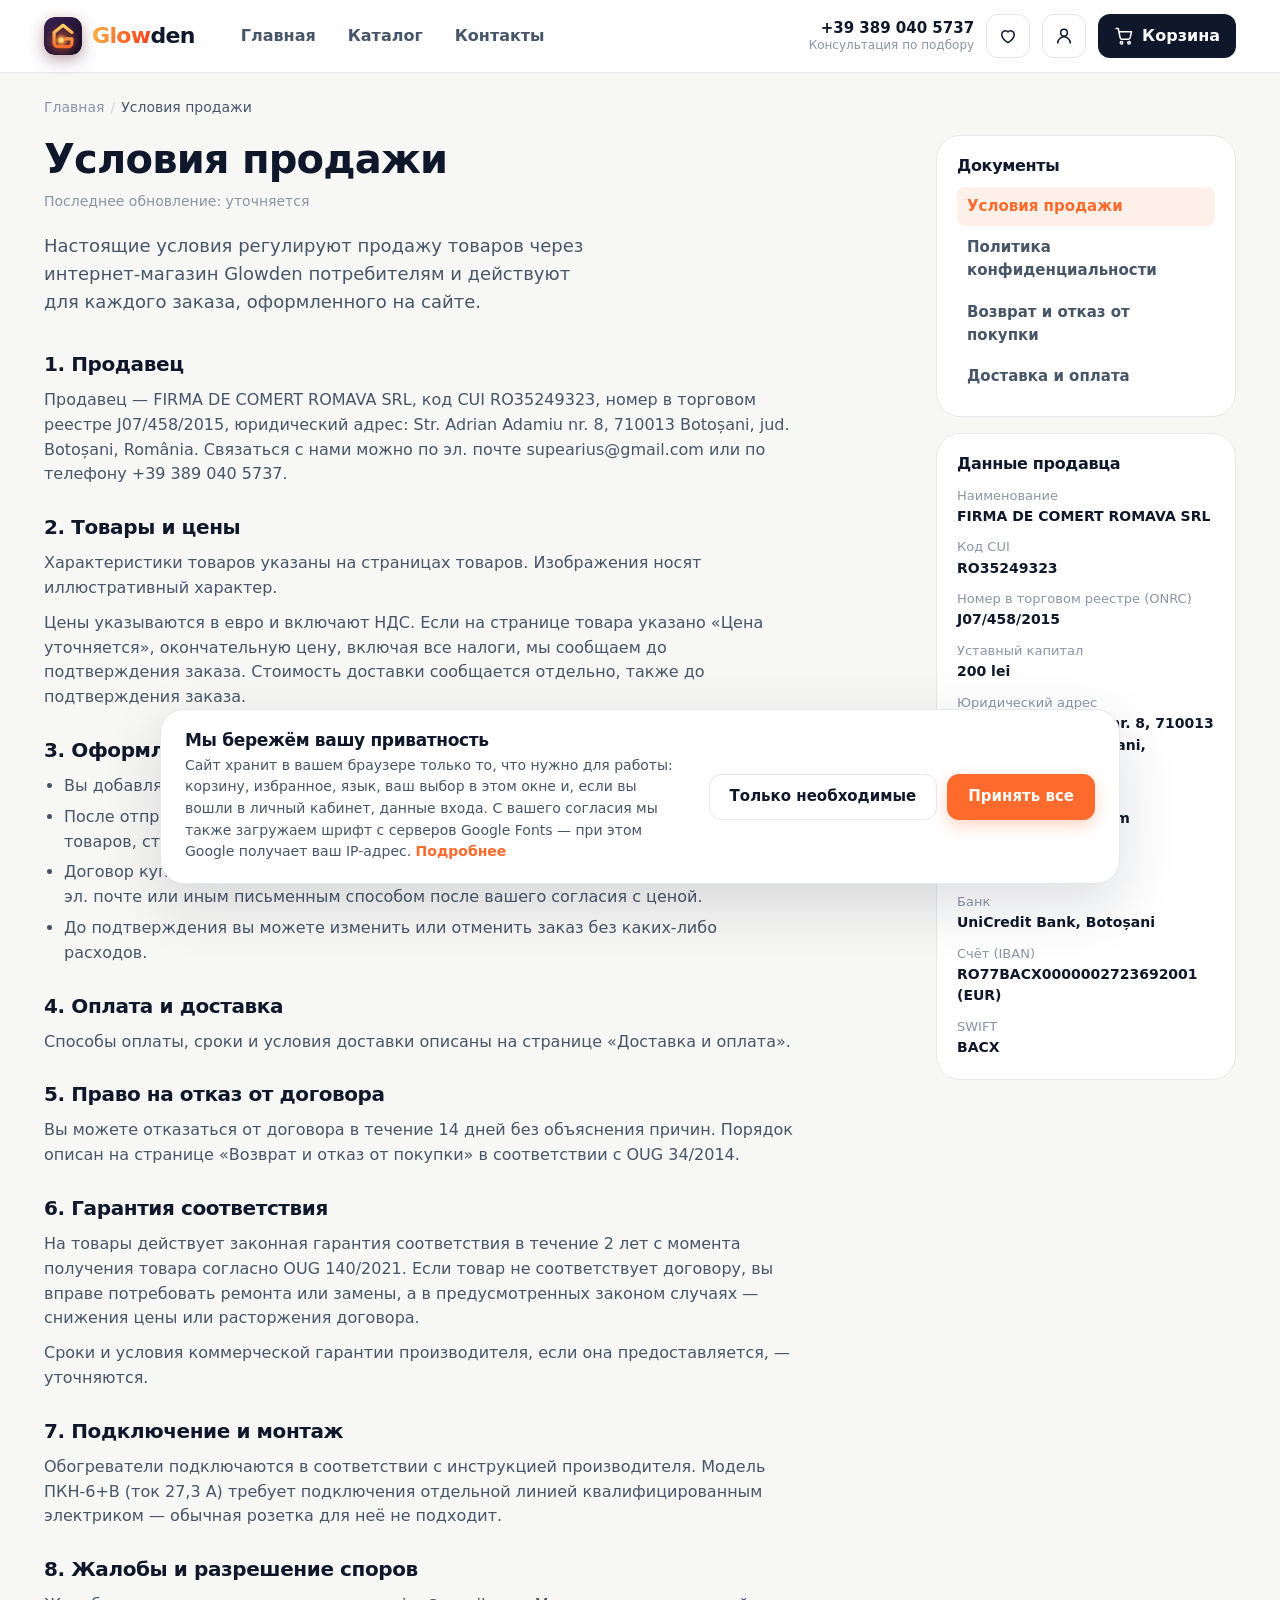
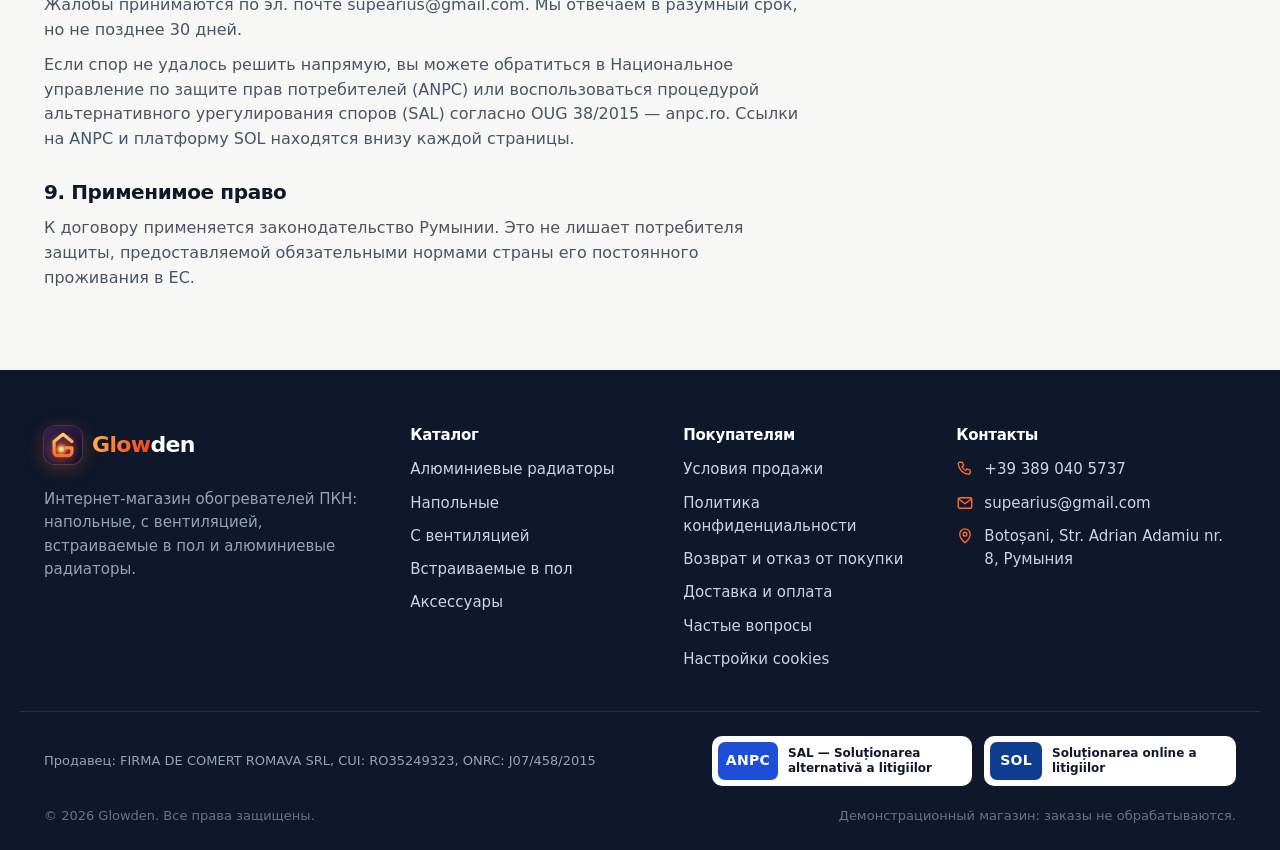
<file: terms.html>
<!doctype html>
<html lang="ru">
<head>
  <meta charset="utf-8">
  <meta name="viewport" content="width=device-width, initial-scale=1">
  <title></title>
  <link rel="icon" href="assets/img/logo.svg?v=2" type="image/svg+xml">
  <link rel="stylesheet" href="assets/css/style.css?v=22">
</head>
<body data-page="legal" data-doc="terms">
  <div id="site-header"></div>

  <main id="main" class="page">
    <div class="container" id="legal-root"></div>
  </main>

  <div id="site-footer"></div>

  <script src="assets/js/texts.js?v=22"></script>
  <script src="assets/js/products.js?v=22"></script>
  <script src="assets/js/countries.js?v=22"></script>
  <script src="assets/js/app.js?v=22"></script>
  <script src="assets/js/pages/legal.js?v=22"></script>
</body>
</html>
</file>
<file: assets/css/style.css>
/* ==========================================================================
   Glowden — стили магазина
   ========================================================================== */

:root {
  --bg: #f7f7f5;
  --surface: #ffffff;
  --surface-2: #f1f2f4;
  --text: #0f172a;
  --text-2: #475569;
  --text-3: #8a94a6;
  --line: #e5e7eb;
  --accent: #ff6b2c;
  --accent-hover: #f05a1a;
  --accent-soft: #fff1ea;
  --ok: #16a34a;
  --ok-soft: #eaf7ee;
  --danger: #dc2626;
  --star: #f59e0b;
  --dark: #0f172a;

  --radius-sm: 10px;
  --radius: 16px;
  --radius-lg: 24px;
  --shadow-sm: 0 1px 2px rgba(15, 23, 42, .05);
  --shadow: 0 8px 30px rgba(15, 23, 42, .08);
  --shadow-lg: 0 20px 60px rgba(15, 23, 42, .14);

  --container: 1240px;
  --gutter: 24px;
  --header-h: 72px;
  --font: 'Manrope', system-ui, -apple-system, 'Segoe UI', Roboto, sans-serif;
}

*, *::before, *::after { box-sizing: border-box; }

html { -webkit-text-size-adjust: 100%; scroll-behavior: smooth; scroll-padding-top: calc(var(--header-h) + 16px); }

body {
  margin: 0;
  font-family: var(--font);
  font-size: 16px;
  line-height: 1.55;
  color: var(--text);
  background: var(--bg);
  -webkit-font-smoothing: antialiased;
  display: flex;
  flex-direction: column;
  min-height: 100vh;
}

main { flex: 1; }
img, svg { display: block; max-width: 100%; }
a { color: inherit; text-decoration: none; }
button, input, select, textarea { font: inherit; color: inherit; }
button { cursor: pointer; }
h1, h2, h3, h4 { margin: 0; line-height: 1.2; letter-spacing: -.02em; }
p { margin: 0; }
fieldset { border: 0; margin: 0; padding: 0; min-width: 0; }
legend { padding: 0; }
[hidden] { display: none !important; }

:focus-visible { outline: 3px solid rgba(255, 107, 44, .45); outline-offset: 2px; }

.container { width: 100%; max-width: var(--container); margin: 0 auto; padding: 0 var(--gutter); }

.visually-hidden {
  position: absolute !important; width: 1px; height: 1px; overflow: hidden;
  clip: rect(0 0 0 0); white-space: nowrap; border: 0; padding: 0; margin: -1px;
}

.icon { width: 20px; height: 20px; flex-shrink: 0; }
.muted { color: var(--text-3); }
.lead { font-size: 18px; color: var(--text-2); max-width: 560px; }

/* ---------- Кнопки ---------- */

.btn {
  display: inline-flex; align-items: center; justify-content: center; gap: 8px;
  height: 46px; padding: 0 20px;
  border: 1px solid transparent; border-radius: 12px;
  font-weight: 700; font-size: 15px; white-space: nowrap;
  transition: background .2s, color .2s, border-color .2s, transform .1s, box-shadow .2s;
}
.btn:active { transform: translateY(1px); }
.btn--primary { background: var(--accent); color: #fff; box-shadow: 0 6px 16px rgba(255, 107, 44, .28); }
.btn--primary:hover { background: var(--accent-hover); }
.btn--primary.is-in-cart { background: var(--ok-soft); color: var(--ok); box-shadow: none; }
.btn--ghost { background: var(--surface); border-color: var(--line); color: var(--text); }
.btn--ghost:hover { border-color: var(--text-3); }
.btn--light { background: #fff; color: var(--dark); }
.btn--light:hover { background: var(--accent-soft); }
.btn--muted { background: var(--surface-2); color: var(--text-3); cursor: not-allowed; }
.btn--lg { height: 54px; padding: 0 28px; font-size: 16px; border-radius: 14px; }
.btn--block { width: 100%; }
.btn--danger { background: var(--surface); border-color: #fecaca; color: var(--danger); }
.btn--danger:hover { background: #fef2f2; border-color: var(--danger); }
.btn:disabled { opacity: .6; cursor: progress; }

.icon-btn {
  display: inline-grid; place-items: center; width: 40px; height: 40px;
  border: 0; border-radius: 10px; background: transparent; color: var(--text-2);
  transition: background .2s, color .2s;
}
.icon-btn:hover { background: var(--surface-2); color: var(--text); }

.link-btn {
  display: inline-flex; align-items: center; gap: 6px; border: 0; background: none;
  color: var(--text-3); font-weight: 600; font-size: 14px; padding: 6px 0;
}
.link-btn:hover { color: var(--danger); }
.link-btn .icon { width: 18px; height: 18px; }
.link-btn--accent { color: var(--accent); align-self: center; }
.link-btn--accent:hover { color: var(--accent-hover); }

.link-arrow { display: inline-flex; align-items: center; gap: 6px; font-weight: 700; color: var(--accent); white-space: nowrap; }
.link-arrow .icon { transition: transform .2s; }
.link-arrow:hover .icon { transform: translateX(3px); }

.pill {
  display: inline-flex; align-items: center; gap: 6px; padding: 6px 14px;
  border-radius: 999px; background: var(--accent-soft); color: var(--accent);
  font-size: 14px; font-weight: 700;
}

.badge {
  position: absolute; top: 14px; left: 14px; z-index: 1;
  padding: 4px 10px; border-radius: 8px; font-size: 12px; font-weight: 800;
  letter-spacing: .02em; text-transform: uppercase; color: #fff;
}
.certs { position: absolute; top: 14px; left: 14px; z-index: 1; display: flex; flex-wrap: wrap; gap: 6px; }
.cert {
  display: inline-flex; align-items: center; gap: 5px; padding: 4px 10px 4px 7px; border-radius: 8px;
  background: #1e3a8a; color: #fff; font-size: 12px; font-weight: 700; white-space: nowrap;
}
.cert .icon { width: 15px; height: 15px; }
.eco {
  position: absolute; top: 14px; right: 14px; z-index: 1; display: inline-flex; align-items: center; gap: 4px;
  padding: 4px 10px 4px 7px; border-radius: 8px; background: var(--ok); color: #fff;
  font-size: 12px; font-weight: 800; letter-spacing: .04em;
}
.eco .icon { width: 15px; height: 15px; }
.product__media .certs { top: 24px; left: 24px; }
.product__media .eco { top: 24px; right: 24px; font-size: 13px; padding: 6px 12px 6px 9px; }
.product__media .cert { font-size: 13px; padding: 6px 12px 6px 9px; }
.badge--hit { background: var(--accent); }
.badge--new { background: #2563eb; }
.badge--sale { background: #e11d48; }

.counter {
  display: inline-grid; place-items: center; min-width: 20px; height: 20px; padding: 0 6px;
  border-radius: 999px; background: var(--accent); color: #fff; font-size: 12px;
}

/* ---------- Поля форм ---------- */

.input {
  width: 100%; height: 46px; padding: 0 14px;
  background: var(--surface); border: 1px solid var(--line); border-radius: 12px;
  transition: border-color .2s, box-shadow .2s;
}
textarea.input { height: auto; padding: 12px 14px; resize: vertical; min-height: 96px; }
.input:hover { border-color: #cbd5e1; }
.input:focus { outline: none; border-color: var(--accent); box-shadow: 0 0 0 4px rgba(255, 107, 44, .12); }
.input.is-invalid { border-color: var(--danger); }
.input::placeholder { color: var(--text-3); }
select.input {
  appearance: none; padding-right: 40px; cursor: pointer;
  background: var(--surface) url("data:image/svg+xml,%3Csvg xmlns='http://www.w3.org/2000/svg' viewBox='0 0 24 24' fill='none' stroke='%238a94a6' stroke-width='2' stroke-linecap='round'%3E%3Cpath d='M6 9l6 6 6-6'/%3E%3C/svg%3E") no-repeat right 12px center / 18px;
}

.field { display: flex; flex-direction: column; gap: 6px; }
.field__label { font-size: 14px; font-weight: 600; color: var(--text-2); }
.field__error { font-size: 13px; color: var(--danger); min-height: 0; }
.field__error:empty { display: none; }
.req { color: var(--accent); }
.field__hint { font-size: 13px; color: var(--text-3); }
.input[readonly] { background: var(--surface-2); color: var(--text-2); }
.form__error { margin: 0; font-size: 14px; font-weight: 600; color: var(--danger); }
.form__error:empty { display: none; }
.form__note { margin: 0; font-size: 13px; color: var(--text-3); text-align: center; }
.form__note a { color: var(--accent); font-weight: 600; }

.form { display: flex; flex-direction: column; gap: 16px; }
.form--grid { display: grid; grid-template-columns: 1fr 1fr; gap: 16px; }
.field--wide { grid-column: 1 / -1; }
.field[hidden], .field__hint[hidden] { display: none; }

/* Адрес доставки (assets/js/address.js) */
.form__section { margin: 10px 0 -4px; padding-top: 14px; border-top: 1px solid var(--line); font-size: 17px; }
.form__section:first-child { margin-top: 0; padding-top: 0; border-top: 0; }
.address__note { display: flex; gap: 8px; align-items: flex-start; margin: -6px 0 0; }
.address__note .icon { width: 16px; height: 16px; flex-shrink: 0; margin-top: 1px; color: var(--accent); }
.address__source { margin: 0; font-size: 12px; color: var(--text-3); }
.address__source a { text-decoration: underline; }
.suggest-field { position: relative; }
/* Город — выпадающий список, как у страны: стрелка справа */
.suggest-field .input {
  padding-right: 40px;
  background: var(--surface) url("data:image/svg+xml,%3Csvg xmlns='http://www.w3.org/2000/svg' viewBox='0 0 24 24' fill='none' stroke='%238a94a6' stroke-width='2' stroke-linecap='round'%3E%3Cpath d='M6 9l6 6 6-6'/%3E%3C/svg%3E") no-repeat right 12px center / 18px;
}
.suggest {
  position: absolute; z-index: 20; left: 0; right: 0; top: calc(100% - 2px); max-height: 320px; overflow-y: auto;
  padding: 6px; background: var(--surface); border: 1px solid var(--line); border-radius: 14px; box-shadow: var(--shadow);
}
.suggest[hidden] { display: none; }
.suggest__item {
  display: flex; flex-direction: column; align-items: flex-start; gap: 2px; width: 100%; padding: 9px 12px;
  border: 0; border-radius: 10px; background: none; font: inherit; text-align: left; cursor: pointer;
}
.suggest__item b { font-weight: 700; color: var(--text); }
.suggest__item span { font-size: 13px; color: var(--text-3); }
.suggest__item:hover, .suggest__item.is-active { background: var(--accent-soft); }

.segmented { display: flex; gap: 6px; padding: 4px; background: var(--surface-2); border-radius: 12px; }
.segmented label { flex: 1; position: relative; }
.segmented input { position: absolute; opacity: 0; pointer-events: none; }
.segmented span {
  display: flex; align-items: center; justify-content: center; text-align: center;
  min-height: 40px; padding: 6px 12px; border-radius: 9px;
  font-size: 14px; font-weight: 600; color: var(--text-2); cursor: pointer; transition: all .2s;
}
.segmented input:checked + span { background: var(--surface); color: var(--text); box-shadow: var(--shadow-sm), 0 0 0 1px var(--line); }
.segmented input:focus-visible + span { outline: 3px solid rgba(255, 107, 44, .45); }

.check { display: flex; align-items: center; gap: 10px; padding: 6px 0; cursor: pointer; font-size: 15px; }
.check input {
  appearance: none; flex-shrink: 0; width: 20px; height: 20px; margin: 0;
  border: 1.5px solid #cbd5e1; border-radius: 6px; background: var(--surface); cursor: pointer; transition: all .15s;
}
.check input:checked {
  background: var(--accent) url("data:image/svg+xml,%3Csvg xmlns='http://www.w3.org/2000/svg' viewBox='0 0 24 24' fill='none' stroke='white' stroke-width='3' stroke-linecap='round' stroke-linejoin='round'%3E%3Cpath d='M5 12.5l4.5 4.5L19 7.5'/%3E%3C/svg%3E") center / 14px no-repeat;
  border-color: var(--accent);
}
.check span { flex: 1; }
.check small { color: var(--text-3); font-size: 13px; }

.chips { display: flex; flex-wrap: wrap; gap: 8px; margin-bottom: 20px; }
.chips:empty { display: none; }
.chip {
  display: inline-flex; align-items: center; gap: 6px; height: 34px; padding: 0 10px 0 14px;
  border: 1px solid var(--line); border-radius: 999px; background: var(--surface);
  font-size: 14px; font-weight: 600;
}
.chip .icon { width: 14px; height: 14px; color: var(--text-3); }
.chip:hover { border-color: var(--accent); }
.chip--reset { border-color: transparent; background: transparent; color: var(--accent); padding: 0 10px; }

/* ---------- Шапка ---------- */

.header {
  background: rgba(255, 255, 255, .86);
  backdrop-filter: saturate(180%) blur(14px); -webkit-backdrop-filter: saturate(180%) blur(14px);
  border-bottom: 1px solid var(--line);
}
#site-header { position: sticky; top: 0; z-index: 50; }
.header__inner { display: flex; align-items: center; gap: 32px; height: var(--header-h); }

.logo { display: inline-flex; align-items: center; gap: 10px; font-weight: 800; font-size: 22px; letter-spacing: -.03em; }
.logo__mark {
  display: block; flex-shrink: 0; width: 38px; height: 38px; border-radius: 11px;
  box-shadow: 0 6px 16px rgba(58, 33, 80, .3), 0 2px 10px rgba(255, 107, 44, .22);
  transition: transform .35s cubic-bezier(.2, .8, .2, 1), box-shadow .35s;
}
/* При наведении «логово» разгорается */
.logo:hover .logo__mark { transform: rotate(-6deg) scale(1.06); box-shadow: 0 6px 16px rgba(58, 33, 80, .3), 0 4px 22px rgba(255, 140, 60, .55); }
.logo__glow {
  background: linear-gradient(100deg, #ffb347, #ff6b2c 55%, #f0441c);
  -webkit-background-clip: text; background-clip: text; color: transparent;
}
.logo--light .logo__mark { box-shadow: 0 0 0 1px rgba(255, 255, 255, .12), 0 4px 18px rgba(255, 107, 44, .3); }
.logo--light { color: #fff; }

.nav { display: flex; gap: 4px; }
.nav__link {
  padding: 8px 14px; border-radius: 10px; font-weight: 600; color: var(--text-2);
  transition: background .2s, color .2s;
}
.nav__link:hover { color: var(--text); background: var(--surface-2); }
.nav__link.is-active { color: var(--text); background: var(--surface-2); }
.nav__phone { display: none; }

.header__actions { display: flex; align-items: center; gap: 12px; margin-left: auto; }
.header__phone { display: flex; flex-direction: column; line-height: 1.25; text-align: right; }
.header__phone b { font-size: 15px; }
.header__phone small { font-size: 12px; color: var(--text-3); }

.lang select {
  height: 40px; padding: 0 10px; border: 1px solid var(--line); border-radius: 10px;
  background: var(--surface); font-weight: 700; cursor: pointer;
}

.cart-btn {
  position: relative; display: inline-flex; align-items: center; gap: 8px;
  height: 44px; padding: 0 16px; border-radius: 12px;
  background: var(--dark); color: #fff; font-weight: 700; transition: background .2s;
}
.cart-btn:hover, .cart-btn.is-active { background: #1e293b; }
.cart-btn__count {
  display: inline-grid; place-items: center; min-width: 22px; height: 22px; padding: 0 6px;
  border-radius: 999px; background: var(--accent); font-size: 12px; font-weight: 800;
}

.account-btn {
  display: inline-grid; place-items: center; flex-shrink: 0; width: 44px; height: 44px;
  border: 1px solid var(--line); border-radius: 12px; background: var(--surface); color: var(--text);
  transition: border-color .2s, background .2s;
}
.account-btn:hover { border-color: var(--text-3); }
.account-btn.is-active { background: var(--surface-2); border-color: var(--text-3); }

.burger { display: none; width: 44px; height: 44px; border: 1px solid var(--line); border-radius: 12px; background: var(--surface); place-items: center; }

/* ---------- Подвал ---------- */

.footer { margin-top: 80px; background: var(--dark); color: #cbd5e1; padding: 56px 0 24px; }
.footer__grid { display: grid; grid-template-columns: 1.4fr 1fr 1fr 1.2fr; gap: 40px; }
.footer__about p { margin-top: 16px; max-width: 320px; font-size: 15px; color: #94a3b8; }
.footer h4 { color: #fff; font-size: 15px; margin-bottom: 14px; }
.footer ul { list-style: none; margin: 0; padding: 0; display: flex; flex-direction: column; gap: 10px; font-size: 15px; }
.footer a:hover { color: #fff; }
.footer__contacts li { display: flex; gap: 10px; align-items: flex-start; }
.footer__contacts .icon { width: 18px; height: 18px; margin-top: 2px; color: var(--accent); }
.footer__bottom {
  display: flex; justify-content: space-between; gap: 16px; flex-wrap: wrap;
  margin-top: 40px; padding-top: 24px; border-top: 1px solid rgba(255, 255, 255, .1);
  font-size: 13px; color: #64748b;
}

/* ---------- Секции и страницы ---------- */

.section { padding: 48px 0; }
.section--tight { padding: 40px 0 0; }
.section__head { display: flex; align-items: flex-end; justify-content: space-between; gap: 16px; margin-bottom: 28px; }
.section__title { font-size: clamp(26px, 3vw, 34px); font-weight: 800; }
.section > .container > .section__title, .section--tight > .section__title { margin-bottom: 28px; }
.section__subtitle { margin-top: 8px; color: var(--text-2); }

.page { padding: 24px 0 0; }
.page__head { display: flex; align-items: baseline; justify-content: space-between; gap: 16px; flex-wrap: wrap; margin: 8px 0 24px; }
.page__head--stack { flex-direction: column; align-items: flex-start; gap: 10px; }
.page__title { font-size: clamp(28px, 4vw, 40px); font-weight: 800; }
.page__count { color: var(--text-3); font-weight: 600; }

.breadcrumbs ol { display: flex; flex-wrap: wrap; gap: 6px; list-style: none; margin: 0; padding: 0; font-size: 14px; color: var(--text-3); }
.breadcrumbs li { display: flex; align-items: center; gap: 6px; }
.breadcrumbs li + li::before { content: '/'; color: #cbd5e1; }
.breadcrumbs a:hover { color: var(--accent); }
.breadcrumbs [aria-current] { color: var(--text-2); }

.panel { background: var(--surface); border: 1px solid var(--line); border-radius: var(--radius-lg); padding: 28px; }
.panel h2 { font-size: 22px; margin-bottom: 20px; }
.panel h2 + .muted { margin: -12px 0 20px; }

/* ---------- Первый экран ---------- */

.hero { padding: 56px 0 40px; overflow: hidden; }
.hero__inner { display: grid; grid-template-columns: 1.05fr 1fr; gap: 48px; align-items: center; }
.hero__content { display: flex; flex-direction: column; align-items: flex-start; gap: 22px; }
.hero__title { font-size: clamp(36px, 5.2vw, 62px); font-weight: 800; letter-spacing: -.035em; line-height: 1.05; }
.hero__actions { display: flex; flex-wrap: wrap; gap: 12px; }
.hero__stats { list-style: none; margin: 12px 0 0; padding: 0; display: flex; gap: 36px; flex-wrap: wrap; }
.hero__stats li { display: flex; flex-direction: column; }
.hero__stats b { font-size: 26px; font-weight: 800; letter-spacing: -.02em; }
.hero__stats span { font-size: 14px; color: var(--text-3); }

.hero__visual { position: relative; aspect-ratio: 1 / .9; }
.hero__card {
  position: absolute; border-radius: 28px; display: grid; place-items: center;
  box-shadow: var(--shadow-lg);
}
.hero__card--main {
  inset: 0 18% 14% 0; padding: 12%;
  background: radial-gradient(120% 90% at 30% 20%, #fff7f0, #ffe2d1 60%, #ffd2b8);
}
/* Смена моделей в большой карточке */
.hero__slides { display: grid; width: 100%; height: 100%; min-height: 0; }
.hero__slide {
  grid-area: 1 / 1; display: grid; place-items: center; min-height: 0; min-width: 0;
  opacity: 0; transform: translateY(18px) scale(.94);
  transition: opacity .7s ease, transform .9s cubic-bezier(.2, .8, .2, 1);
}
.hero__slide.is-active { opacity: 1; transform: none; }
.hero__slide .product-img { filter: drop-shadow(0 18px 22px rgba(120, 53, 15, .18)); }
.hero__card--main:hover .hero__slide.is-active { transform: scale(1.03); }
.hero__name {
  position: absolute; top: 6%; left: 7%; z-index: 1; display: flex; flex-direction: column;
  padding: 8px 14px; border-radius: 14px; background: rgba(255, 255, 255, .78); backdrop-filter: blur(6px);
  font-size: 17px; font-weight: 800; line-height: 1.2; color: var(--text);
}
.hero__name small { font-size: 12px; font-weight: 600; color: var(--accent); }
.hero__name.is-in { animation: hero-name .6s ease both; }
@keyframes hero-name { from { opacity: 0; transform: translateY(-6px); } to { opacity: 1; transform: none; } }
/* Точки под слайдами: у текущей — полоска-таймер */
.hero__dots {
  position: absolute; right: 22%; top: 9.5%; z-index: 2;
  display: flex; justify-content: flex-end; gap: 5px;
}
.hero__dot {
  position: relative; width: 14px; height: 6px; padding: 0; border: 0; border-radius: 999px;
  background: rgba(15, 23, 42, .14); cursor: pointer; overflow: hidden; transition: width .3s;
}
.hero__dot:hover { background: rgba(15, 23, 42, .26); }
.hero__dot.is-active { width: 30px; }
.hero__dot i { position: absolute; inset: 0; width: 0; background: var(--accent); border-radius: inherit; }
.hero__dot.is-active i { animation: hero-dot var(--slide-delay, 3.2s) linear both; }
.hero__visual.is-paused .hero__dot.is-active i { animation-play-state: paused; }
@keyframes hero-dot { to { width: 100%; } }
/* Карточка терморегулятора и плашка Wi‑Fi слегка «покачиваются» */
.hero__card--side { animation: float 6s ease-in-out infinite; }
.hero__chip { animation: float 5s ease-in-out -2s infinite; }
@keyframes float { 0%, 100% { translate: 0 0; } 50% { translate: 0 -10px; } }

/* Появление блоков при прокрутке */
.reveal {
  opacity: 0; transform: translateY(24px);
  transition: opacity .7s ease var(--reveal-delay, 0ms), transform .7s cubic-bezier(.2, .8, .2, 1) var(--reveal-delay, 0ms);
}
.reveal.is-visible { opacity: 1; transform: none; }
.hero__card--side { right: 0; bottom: 0; width: 46%; aspect-ratio: 1; padding: 8%; background: var(--surface); }
.hero__chip {
  position: absolute; left: 6%; bottom: 4%; display: flex; align-items: center; gap: 12px;
  padding: 12px 18px 12px 12px; background: var(--surface); border-radius: 16px; box-shadow: var(--shadow);
}
.hero__chip > .icon { width: 40px; height: 40px; padding: 9px; border-radius: 12px; background: var(--accent-soft); color: var(--accent); }
.hero__chip b { display: block; font-size: 20px; }
.hero__chip span { font-size: 13px; color: var(--text-3); }

.heat-waves path { animation: rise 2.6s ease-in-out infinite; }
.heat-waves path:nth-child(2) { animation-delay: .4s; }
.heat-waves path:nth-child(3) { animation-delay: .8s; }
@keyframes rise {
  0%, 100% { transform: translateY(0); opacity: .9; }
  50% { transform: translateY(-5px); opacity: .35; }
}
@media (prefers-reduced-motion: reduce) {
  .heat-waves path { animation: none; }
  .hero__slide, .hero__name.is-in, .hero__card--side, .hero__chip, .calc__photo-in { transition: none; animation: none; }
  .hero__dot.is-active i { animation: none; width: 100%; }
  html { scroll-behavior: auto; }
}

/* ---------- Преимущества ---------- */

.benefits { display: grid; grid-template-columns: repeat(4, 1fr); gap: 16px; }
.benefit { background: var(--surface); border: 1px solid var(--line); border-radius: var(--radius); padding: 24px; }
.benefit__icon {
  display: inline-grid; place-items: center; width: 48px; height: 48px; flex-shrink: 0;
  border-radius: 14px; background: var(--accent-soft); color: var(--accent); margin-bottom: 16px;
}
.benefit__icon .icon { width: 24px; height: 24px; }
.benefit h3 { font-size: 17px; margin-bottom: 6px; }
.benefit p { font-size: 15px; color: var(--text-2); }

/* ---------- Категории ---------- */

.categories { display: grid; grid-template-columns: repeat(auto-fit, minmax(200px, 1fr)); gap: 16px; }
.category {
  display: flex; flex-direction: column; background: var(--surface); border: 1px solid var(--line);
  border-radius: var(--radius-lg); overflow: hidden; transition: transform .25s, box-shadow .25s, border-color .25s;
}
.category:hover { transform: translateY(-4px); box-shadow: var(--shadow); border-color: transparent; }
.category__media { padding: 20px 24px; background: var(--surface-2); aspect-ratio: 4 / 3; display: grid; place-items: center; }
.category__body { padding: 18px 20px 20px; display: flex; flex-direction: column; gap: 6px; flex: 1; }
.category h3 { font-size: 17px; }
.category p { font-size: 14px; color: var(--text-2); flex: 1; }
.category__meta { display: flex; justify-content: space-between; gap: 8px; margin-top: 8px; font-size: 13px; color: var(--text-3); }
.category__meta b { color: var(--text); }

/* ---------- Карточки товаров ---------- */

.grid { display: grid; grid-template-columns: repeat(4, 1fr); gap: 20px; }
.grid--catalog { grid-template-columns: repeat(3, 1fr); }

.card {
  display: flex; flex-direction: column; background: var(--surface); border: 1px solid var(--line);
  border-radius: var(--radius-lg); overflow: hidden; transition: box-shadow .25s, transform .25s, border-color .25s;
}
.card:hover { box-shadow: var(--shadow); transform: translateY(-3px); border-color: transparent; }
/* Сердечко «В избранное» */
.card__mediawrap { position: relative; }
.fav-btn {
  display: inline-grid; place-items: center; width: 38px; height: 38px; padding: 0; border: 0; border-radius: 50%;
  background: rgba(255, 255, 255, .92); color: var(--text-3); cursor: pointer; box-shadow: 0 2px 8px rgba(15, 23, 42, .1);
  transition: color .2s, background .2s, transform .2s;
}
.fav-btn .icon { width: 20px; height: 20px; }
.fav-btn:hover { color: #e11d48; transform: scale(1.08); }
.fav-btn.is-on { color: #e11d48; }
.fav-btn.is-on .icon { fill: currentColor; }
.fav-btn.is-pop .icon { animation: fav-pop .45s cubic-bezier(.2, .8, .2, 1.4); }
@keyframes fav-pop { 0% { transform: scale(1); } 40% { transform: scale(1.35); } 100% { transform: scale(1); } }
.card__mediawrap > .fav-btn { position: absolute; right: 12px; bottom: 12px; z-index: 2; }
.fav-btn--label {
  display: inline-flex; gap: 8px; width: auto; height: auto; padding: 8px 4px; border-radius: 10px;
  background: none; box-shadow: none; font: inherit; font-size: 15px; font-weight: 600; color: var(--text-2); align-self: flex-start;
}
.fav-btn--label:hover { transform: none; }
.fav-btn--label.is-on { color: #e11d48; }
/* Избранное в шапке */
.fav-link { position: relative; }
.fav-link__count {
  position: absolute; top: -6px; right: -6px; display: inline-grid; place-items: center; min-width: 20px; height: 20px;
  padding: 0 5px; border-radius: 999px; background: #e11d48; color: #fff; font-size: 11px; font-weight: 800;
}
.fav-link__count[hidden] { display: none; }
.nav__fav { display: none; }
.card__media {
  position: relative; display: grid; place-items: center; aspect-ratio: 4 / 3; padding: 24px 28px;
  background: linear-gradient(180deg, #f6f7f9, #eef0f3);
}
.card__media .heater-svg, .card__media .product-img { transition: transform .35s; }
.card:hover .card__media .heater-svg, .card:hover .card__media .product-img { transform: scale(1.04); }
/* Фото вписывается в рамку с заданными пропорциями и не растягивает её */
.card__media, .product__media, .category__media, .cart-item__media, .hero__card {
  grid-template: minmax(0, 1fr) / minmax(0, 1fr); min-height: 0;
}
.product-img { display: block; width: 100%; height: 100%; min-height: 0; object-fit: contain; }
.product-img--scene { height: auto; max-height: 100%; object-fit: cover; border-radius: 12px; }
.card__body { display: flex; flex-direction: column; gap: 8px; padding: 18px 20px 20px; flex: 1; }
.card__type { font-size: 13px; font-weight: 600; color: var(--text-3); }
.card__title { font-size: 17px; font-weight: 700; line-height: 1.3; }
.card__title a:hover { color: var(--accent); }
.card__meta { display: flex; flex-wrap: wrap; align-items: center; gap: 6px 12px; font-size: 13px; color: var(--text-2); }
.card__spec { display: inline-flex; align-items: center; gap: 4px; }
.card__spec .icon { width: 15px; height: 15px; color: var(--text-3); }
.card__footer { display: flex; align-items: center; justify-content: space-between; gap: 12px; margin-top: auto; padding-top: 12px; }
.card__footer .btn { height: 42px; padding: 0 14px; font-size: 14px; }

.rating { display: inline-flex; align-items: center; gap: 4px; }
.rating__star { width: 16px; height: 16px; color: var(--star); fill: var(--star); }
.rating b { font-weight: 700; color: var(--text); }

.price { display: flex; flex-direction: column; line-height: 1.15; }
.price__now { font-size: 20px; font-weight: 800; letter-spacing: -.02em; }
.price__old { font-size: 14px; color: var(--text-3); }
.price--lg { flex-direction: row; align-items: baseline; gap: 12px; }
.price--lg .price__now { font-size: 36px; }
.price--lg .price__old { font-size: 18px; }
.price--request .price__now { font-size: 15px; font-weight: 700; color: var(--text-2); letter-spacing: 0; }
.price--lg.price--request .price__now { font-size: 26px; color: var(--text); letter-spacing: -.02em; }
.buy__note { margin-top: 6px; font-size: 14px; color: var(--text-2); }
.price__save {
  display: inline-block; margin-top: 6px; padding: 3px 10px; border-radius: 8px;
  background: #ffe4e6; color: #e11d48; font-size: 13px; font-weight: 700;
}

/* ---------- Калькулятор ---------- */

.calc {
  display: grid; grid-template-columns: 1fr 1fr; gap: 48px; align-items: center;
  background: var(--surface); border: 1px solid var(--line); border-radius: 32px; padding: 48px;
}
.calc__intro p { margin-top: 16px; color: var(--text-2); font-size: 17px; }
.calc__form { display: flex; flex-direction: column; gap: 20px; padding: 28px; background: var(--surface-2); border-radius: var(--radius-lg); }
.calc__form .segmented { background: #e7e9ee; }
.range { display: flex; align-items: center; gap: 16px; }
.range input[type=range] { flex: 1; accent-color: var(--accent); height: 6px; }
.range__value { width: 84px; text-align: center; font-weight: 700; }
.calc__photo {
  display: grid; place-items: center; height: 170px; padding: 14px 20px; border-radius: 14px;
  background: radial-gradient(120% 100% at 30% 20%, #fff7f0, #ffe2d1 70%);
}
.calc__photo.is-empty { display: none; }
.calc__photo-in {
  display: grid; place-items: center; width: 100%; height: 100%; min-height: 0;
  animation: calc-in .5s cubic-bezier(.2, .8, .2, 1) both;
}
.calc__photo .product-img { max-width: 260px; }
@keyframes calc-in { from { opacity: 0; transform: translateY(14px) scale(.92); } to { opacity: 1; transform: none; } }
.calc__result {
  display: flex; align-items: baseline; justify-content: space-between; gap: 12px; flex-wrap: wrap;
  padding: 16px 20px; background: var(--surface); border-radius: 14px; font-weight: 600; color: var(--text-2);
}
.calc__result output { display: flex; flex-direction: column; align-items: flex-end; text-align: right; }
.calc__result output b { font-size: 30px; font-weight: 800; color: var(--accent); letter-spacing: -.02em; line-height: 1.1; }
.calc__result output small { font-size: 14px; font-weight: 500; color: var(--text-3); max-width: 320px; }

/* ---------- Призыв ---------- */

.cta-band {
  display: flex; align-items: center; justify-content: space-between; gap: 32px;
  padding: 48px; border-radius: 32px; color: #fff;
  background: radial-gradient(120% 140% at 0% 0%, #ff8a3d, #ff4d2e 55%, #e0341f);
}
.cta-band h2 { font-size: clamp(24px, 3vw, 32px); font-weight: 800; }
.cta-band p { margin-top: 8px; opacity: .9; max-width: 560px; }

/* ---------- Каталог ---------- */

.toolbar { display: flex; gap: 12px; margin-bottom: 16px; }
.search { position: relative; flex: 1; }
.search__icon { position: absolute; left: 14px; top: 50%; transform: translateY(-50%); color: var(--text-3); display: flex; }
.search .input { padding-left: 44px; }
.select { width: 220px; flex-shrink: 0; }
.toolbar__filters { display: none; }

.catalog { display: grid; grid-template-columns: 260px 1fr; gap: 28px; align-items: start; }

.filters {
  position: sticky; top: calc(var(--header-h) + 16px);
  background: var(--surface); border: 1px solid var(--line); border-radius: var(--radius-lg);
  display: flex; flex-direction: column; max-height: calc(100vh - var(--header-h) - 32px);
}
.filters__head { display: flex; align-items: center; justify-content: space-between; padding: 20px 20px 0; }
.filters__head h2 { font-size: 18px; }
.filters__head .icon-btn { display: none; }
.filters__body { padding: 8px 20px; overflow-y: auto; }
.filter { padding: 16px 0; border-bottom: 1px solid var(--line); }
.filter:last-child { border-bottom: 0; }
.filter legend { font-weight: 700; font-size: 15px; margin-bottom: 8px; float: left; width: 100%; }
.filter legend + * { clear: both; }
.filter__range { display: flex; align-items: center; gap: 8px; color: var(--text-3); }
.filter__range .input { height: 42px; padding: 0 10px; }
.filters__foot { padding: 0 20px 20px; }
.filters__foot .btn { width: 100%; }
.filters__apply { display: none; }
.filters__backdrop { display: none; }

.empty { display: flex; flex-direction: column; align-items: center; text-align: center; gap: 12px; padding: 64px 24px; }
.empty--page { min-height: 50vh; justify-content: center; }
.empty__icon {
  display: grid; place-items: center; width: 72px; height: 72px; border-radius: 22px;
  background: var(--surface-2); color: var(--text-3); margin-bottom: 8px;
}
.empty__icon .icon { width: 32px; height: 32px; }
.empty h1, .empty h2 { font-size: 26px; }
.empty p { color: var(--text-2); max-width: 440px; margin-bottom: 8px; }
.empty--success .empty__icon { background: var(--ok-soft); color: var(--ok); }

/* ---------- Карточка товара ---------- */

.product { display: grid; grid-template-columns: 1.1fr 1fr; gap: 48px; margin-top: 20px; }
.product__media {
  position: sticky; top: calc(var(--header-h) + 24px); align-self: start;
  display: grid; place-items: center; aspect-ratio: 1 / .85; padding: 12%;
  border-radius: 32px; background: radial-gradient(110% 90% at 30% 20%, #ffffff, #eef0f3 70%);
  border: 1px solid var(--line);
}
.product__media .badge { top: 24px; left: 24px; font-size: 13px; }
.product__info { display: flex; flex-direction: column; gap: 16px; }
.product__type { color: var(--accent); font-weight: 700; font-size: 14px; }
.product__title { font-size: clamp(28px, 3.4vw, 40px); font-weight: 800; }
.product__meta { display: flex; flex-wrap: wrap; align-items: center; gap: 8px 18px; font-size: 14px; }
.product__short { font-size: 17px; color: var(--text-2); }

.product__keyspecs { display: grid; grid-template-columns: repeat(3, 1fr); gap: 10px; }
.product__keyspecs--2 { grid-template-columns: repeat(2, 1fr); }
.product__keyspecs div {
  display: flex; flex-direction: column; gap: 2px; padding: 14px 16px;
  background: var(--surface); border: 1px solid var(--line); border-radius: 14px;
}
.product__keyspecs .icon { color: var(--accent); margin-bottom: 6px; }
.product__keyspecs span { font-size: 13px; color: var(--text-3); }
.product__keyspecs b { font-size: 16px; }

.buy { padding: 24px; background: var(--surface); border: 1px solid var(--line); border-radius: var(--radius-lg); display: flex; flex-direction: column; gap: 14px; }
.buy__stock { display: inline-flex; align-items: center; gap: 8px; font-size: 14px; font-weight: 600; }
.buy__stock::before { content: ''; width: 8px; height: 8px; border-radius: 50%; }
.buy__stock.is-in { color: var(--ok); }
.buy__stock.is-in::before { background: var(--ok); }
.buy__stock.is-out { color: var(--text-3); }
.buy__stock.is-out::before { background: var(--text-3); }
.buy__actions { display: flex; gap: 12px; }
.buy__btn { flex: 1; }
.buy__perks { list-style: none; margin: 4px 0 0; padding: 14px 0 0; border-top: 1px solid var(--line); display: flex; flex-direction: column; gap: 10px; font-size: 14px; color: var(--text-2); }
.buy__perks li { display: flex; align-items: center; gap: 10px; }
.buy__perks .icon { color: var(--text-3); }

.stepper { display: inline-flex; align-items: center; height: 54px; border: 1px solid var(--line); border-radius: 14px; background: var(--surface); }
.stepper__btn { width: 44px; height: 100%; border: 0; background: none; display: grid; place-items: center; color: var(--text-2); border-radius: 14px; }
.stepper__btn:hover { color: var(--accent); }
.stepper__btn .icon { width: 18px; height: 18px; }
.stepper__input { width: 40px; height: 100%; border: 0; background: none; text-align: center; font-weight: 700; -moz-appearance: textfield; }
.stepper__input:focus { outline: none; }
.stepper__input::-webkit-outer-spin-button, .stepper__input::-webkit-inner-spin-button { -webkit-appearance: none; margin: 0; }

.tabs { margin-top: 56px; }
.tabs__list { display: flex; gap: 4px; border-bottom: 1px solid var(--line); overflow-x: auto; scrollbar-width: none; }
.tabs__list::-webkit-scrollbar { display: none; }
.tabs__tab {
  position: relative; padding: 14px 18px; border: 0; background: none; font-weight: 700; color: var(--text-3); white-space: nowrap;
}
.tabs__tab:hover { color: var(--text); }
.tabs__tab.is-active { color: var(--text); }
.tabs__tab.is-active::after { content: ''; position: absolute; left: 12px; right: 12px; bottom: -1px; height: 3px; border-radius: 3px; background: var(--accent); }
.tabs__panel { padding: 28px 0 0; max-width: 860px; }
.tabs__panel h3 { font-size: 18px; margin: 28px 0 14px; }
.prose { display: flex; flex-direction: column; gap: 14px; font-size: 17px; color: var(--text-2); }

.features { list-style: none; margin: 0; padding: 0; display: grid; grid-template-columns: repeat(2, 1fr); gap: 10px 24px; }
.features li { display: flex; align-items: center; gap: 10px; }
.features .icon { color: var(--ok); }

.specs { margin: 0; border: 1px solid var(--line); border-radius: var(--radius); overflow: hidden; background: var(--surface); }
.specs__row { display: grid; grid-template-columns: 1fr 1fr; gap: 16px; padding: 14px 20px; }
.specs__row:nth-child(even) { background: var(--surface-2); }
.specs dt { color: var(--text-2); }
.specs dd { margin: 0; font-weight: 600; }

.delivery { display: grid; grid-template-columns: repeat(2, 1fr); gap: 16px; }
.delivery > div { padding: 20px; background: var(--surface); border: 1px solid var(--line); border-radius: var(--radius); }
.delivery h3 { margin: 0 0 6px !important; font-size: 16px !important; }
.delivery p { color: var(--text-2); font-size: 15px; }

/* ---------- Корзина ---------- */

.cart { display: grid; grid-template-columns: 1fr 380px; gap: 28px; align-items: start; }
.cart__main { display: flex; flex-direction: column; gap: 24px; min-width: 0; }
.cart__items { list-style: none; margin: 0; padding: 0; background: var(--surface); border: 1px solid var(--line); border-radius: var(--radius-lg); }
.cart-item {
  display: grid; grid-template-columns: 112px 1fr auto 120px 40px; align-items: center; gap: 20px;
  padding: 20px;
}
.cart-item + .cart-item { border-top: 1px solid var(--line); }
.cart-item__media { display: grid; place-items: center; aspect-ratio: 4 / 3; padding: 10px; border-radius: 14px; background: var(--surface-2); }
.cart-item__info { display: flex; flex-direction: column; gap: 2px; min-width: 0; }
.cart-item__name { font-weight: 700; line-height: 1.3; }
.cart-item__name:hover { color: var(--accent); }
.cart-item__info .muted { font-size: 14px; }
.cart-item .stepper { height: 44px; }
.cart-item .stepper__btn { width: 36px; }
.cart-item__sum { display: flex; flex-direction: column; align-items: flex-end; font-size: 18px; font-weight: 800; }
.cart-item__sum s { font-size: 13px; font-weight: 500; color: var(--text-3); }
.cart-item__remove:hover { color: var(--danger); background: #fef2f2; }

.cart__aside { position: sticky; top: calc(var(--header-h) + 16px); }
.summary { background: var(--surface); border: 1px solid var(--line); border-radius: var(--radius-lg); padding: 24px; display: flex; flex-direction: column; gap: 16px; }
.summary h2 { font-size: 20px; }
.summary__rows { margin: 0; display: flex; flex-direction: column; gap: 10px; }
.summary__rows > div { display: flex; justify-content: space-between; gap: 12px; }
.summary__rows dt { color: var(--text-2); }
.summary__rows dd { margin: 0; font-weight: 600; }
.summary__rows .is-discount dd { color: #e11d48; }
.ok { color: var(--ok); }
.summary__info { display: flex; gap: 10px; padding: 12px 14px; border-radius: 12px; background: var(--accent-soft); font-size: 14px; color: #9a3412; }
.summary__info .icon { width: 18px; height: 18px; margin-top: 1px; }
.summary__total.is-request b { font-size: 20px; }
.cart-item__sum.is-request { font-size: 14px; font-weight: 700; color: var(--text-2); text-align: right; }
.summary__total { display: flex; justify-content: space-between; align-items: baseline; padding-top: 16px; border-top: 1px solid var(--line); font-weight: 700; }
.summary__total b { font-size: 28px; font-weight: 800; letter-spacing: -.02em; }
.summary__note { font-size: 12px; color: var(--text-3); text-align: center; }

/* ---------- Личный кабинет ---------- */

.auth { max-width: 480px; margin: 0 auto; }
.auth .panel > .segmented { margin-bottom: 16px; }
.auth__intro { margin-bottom: 20px; font-size: 15px; }
/* Вход через Google */
.oauth { display: flex; flex-direction: column; gap: 10px; margin-bottom: 16px; }
.oauth[hidden] { display: none; }
.oauth__btn {
  display: flex; align-items: center; justify-content: center; gap: 10px; height: 48px; padding: 0 16px;
  border: 1px solid var(--line); border-radius: 12px; background: var(--surface); color: var(--text);
  font: inherit; font-weight: 700; cursor: pointer; transition: border-color .2s, background .2s;
}
.oauth__btn svg { width: 20px; height: 20px; flex-shrink: 0; }
.oauth__btn:hover { border-color: var(--text-3); }
.oauth__btn:disabled { opacity: .6; cursor: progress; }
.oauth__or { display: flex; align-items: center; gap: 12px; margin: 6px 0 0; font-size: 13px; color: var(--text-3); }
.oauth__or::before, .oauth__or::after { content: ''; flex: 1; height: 1px; background: var(--line); }
.auth .muted + .form { margin-top: 0; }

.account__head { display: flex; flex-direction: column; gap: 6px; min-width: 0; }
.account__head .muted { overflow-wrap: anywhere; }
.account { display: grid; grid-template-columns: 250px minmax(0, 1fr); gap: 24px; align-items: start; }
/* Меню разделов кабинета */
.account__nav {
  position: sticky; top: calc(var(--header-h) + 24px); display: flex; flex-direction: column; gap: 4px;
  padding: 10px; background: var(--surface); border: 1px solid var(--line); border-radius: var(--radius-lg);
}
.account__tab {
  display: flex; align-items: center; gap: 12px; padding: 12px 14px; border: 0; border-radius: 12px;
  background: none; font: inherit; font-weight: 600; color: var(--text-2); text-align: left; cursor: pointer;
  transition: background .2s, color .2s;
}
.account__tab .icon { width: 20px; height: 20px; flex-shrink: 0; }
.account__tab:hover { background: var(--surface-2); color: var(--text); }
.account__tab.is-active { background: var(--accent-soft); color: var(--accent); }
.account__count { margin-left: auto; font-size: 13px; font-weight: 700; color: var(--text-3); }
.account__tab.is-active .account__count { color: var(--accent); }
.account__tab--out { margin-top: 6px; border-top: 1px solid var(--line); border-radius: 0 0 12px 12px; padding-top: 16px; }
.account__body { display: flex; flex-direction: column; gap: 24px; min-width: 0; }
.account__favs { grid-template-columns: repeat(3, 1fr); margin-top: 20px; }
.account__guestfavs { margin-top: 32px; }
.account__guestfavs .account__favs { grid-template-columns: repeat(4, 1fr); }
.account__danger { display: flex; align-items: center; justify-content: space-between; gap: 16px 24px; flex-wrap: wrap; }
.account__danger h2 { margin-bottom: 8px; }
.account__danger h2 + .muted { margin: 0; }
.account__danger p { max-width: 640px; }

.orders { list-style: none; margin: 0; padding: 0; display: flex; flex-direction: column; gap: 12px; }
.orders__empty { padding: 24px 0 8px; }
.order { border: 1px solid var(--line); border-radius: var(--radius); padding: 16px; }
.order__head { display: flex; flex-wrap: wrap; align-items: baseline; gap: 4px 12px; }
.order__head .muted { font-size: 14px; }
.order__status {
  margin-left: auto; padding: 3px 10px; border-radius: 999px;
  background: var(--accent-soft); color: var(--accent); font-size: 13px; font-weight: 700;
}
.order__status--done { background: var(--ok-soft); color: var(--ok); }
.order__status--cancelled { background: var(--surface-2); color: var(--text-3); }
.order__items { list-style: none; margin: 12px 0; padding: 0; display: flex; flex-direction: column; gap: 4px; font-size: 15px; }
.order__items a:hover { color: var(--accent); }
.order__total { display: flex; justify-content: space-between; gap: 12px; padding-top: 12px; border-top: 1px solid var(--line); }

.empty__actions { display: flex; flex-wrap: wrap; justify-content: center; gap: 12px; }

/* ---------- Контакты ---------- */

.contact-cards { display: grid; grid-template-columns: repeat(4, 1fr); gap: 16px; margin-bottom: 28px; }
.contact-card { display: flex; flex-direction: column; padding: 24px; background: var(--surface); border: 1px solid var(--line); border-radius: var(--radius); }
.contact-card h3 { font-size: 16px; margin-bottom: 6px; }
.contact-card p { color: var(--text-2); font-size: 15px; }
.contact-card a { color: var(--text); font-weight: 600; }
.contact-card a:hover { color: var(--accent); }

.contacts-layout { display: grid; grid-template-columns: 1.2fr 1fr; gap: 28px; }

.map { position: relative; min-height: 420px; border-radius: var(--radius-lg); overflow: hidden; border: 1px solid var(--line); }
.map > svg { position: absolute; inset: 0; width: 100%; height: 100%; }
.map__bg { fill: #eef1ec; }
.map__park { fill: #d6ead2; }
.map__water { fill: #cfe3f3; }
.map__road path { stroke: #fff; stroke-width: 12; fill: none; }
.map__road--main path { stroke-width: 22; }
.map__block rect { fill: #e2e5df; }
.map__pin {
  position: absolute; left: 50%; top: 50%; transform: translate(-50%, -100%);
  display: grid; place-items: center; width: 52px; height: 52px; border-radius: 50% 50% 50% 0;
  rotate: -45deg; background: var(--accent); box-shadow: 0 10px 24px rgba(255, 107, 44, .45);
}
.map__pin .icon { rotate: 45deg; color: #fff; width: 24px; height: 24px; }
.map__label {
  position: absolute; left: 16px; bottom: 16px; display: flex; align-items: center; gap: 8px;
  padding: 10px 14px; background: var(--surface); border-radius: 12px; box-shadow: var(--shadow); font-weight: 700; font-size: 14px;
}
.map__label .icon { color: var(--accent); }

.faq { display: flex; flex-direction: column; gap: 10px; max-width: 860px; }
.faq__item { background: var(--surface); border: 1px solid var(--line); border-radius: var(--radius); }
.faq__item summary {
  display: flex; align-items: center; justify-content: space-between; gap: 16px;
  padding: 18px 22px; font-weight: 700; cursor: pointer; list-style: none;
}
.faq__item summary::-webkit-details-marker { display: none; }
.faq__item summary .icon { color: var(--text-3); transition: transform .2s; }
.faq__item[open] summary .icon { transform: rotate(45deg); color: var(--accent); }
.faq__item p { padding: 0 22px 20px; color: var(--text-2); }

/* ---------- Уведомление ---------- */

.toast {
  position: fixed; left: 50%; bottom: 24px; z-index: 100;
  display: flex; align-items: center; gap: 12px; max-width: calc(100% - 32px);
  padding: 14px 16px 14px 14px; border-radius: 14px; background: var(--dark); color: #fff;
  box-shadow: var(--shadow-lg); font-weight: 600; font-size: 15px;
  transform: translate(-50%, 140%); opacity: 0; transition: transform .3s, opacity .3s; pointer-events: none;
}
.toast.is-visible { transform: translate(-50%, 0); opacity: 1; pointer-events: auto; }
.toast__icon { color: #4ade80; }
.toast a { margin-left: 8px; padding: 6px 12px; border-radius: 9px; background: rgba(255, 255, 255, .12); white-space: nowrap; }
.toast a:hover { background: rgba(255, 255, 255, .2); }

/* ==========================================================================
   Адаптив
   ========================================================================== */

@media (max-width: 1180px) {
  .grid { grid-template-columns: repeat(3, 1fr); }
  .grid--catalog { grid-template-columns: repeat(2, 1fr); }
  .cart { grid-template-columns: 1fr 340px; }
  .cart-item { grid-template-columns: 96px 1fr auto 40px; }
  .cart-item__media { grid-row: 1 / 3; }
  .cart-item__info { grid-column: 2; grid-row: 1; }
  .cart-item .stepper { grid-column: 3; grid-row: 1; }
  .cart-item__remove { grid-column: 4; grid-row: 1; }
  .cart-item__sum { grid-column: 2 / 5; grid-row: 2; flex-direction: row; justify-content: flex-end; align-items: baseline; gap: 10px; }
}

@media (max-width: 960px) {
  :root { --header-h: 64px; }

  .header__inner { gap: 12px; }
  .header__phone { display: none; }
  .burger { display: inline-grid; }
  .nav {
    position: fixed; inset: var(--header-h) 0 auto 0; z-index: 49;
    flex-direction: column; gap: 4px; padding: 16px var(--gutter) 24px;
    background: var(--surface); border-bottom: 1px solid var(--line); box-shadow: var(--shadow);
    transform: translateY(-12px); opacity: 0; visibility: hidden; transition: all .2s;
  }
  .nav.is-open { transform: none; opacity: 1; visibility: visible; }
  .nav__link { padding: 14px 16px; font-size: 17px; }
  .nav__fav { display: flex; align-items: center; gap: 10px; }
  .nav__fav .icon { width: 20px; height: 20px; color: #e11d48; }
  .nav__phone { display: flex; align-items: center; gap: 10px; margin-top: 8px; padding: 14px 16px; border-radius: 12px; background: var(--accent-soft); color: var(--accent); font-weight: 700; }

  .hero { padding-top: 32px; }
  .hero__inner { grid-template-columns: 1fr; gap: 32px; }
  .hero__visual { max-width: 520px; width: 100%; margin: 0 auto; }

  .benefits { grid-template-columns: repeat(2, 1fr); }
  .calc { grid-template-columns: 1fr; gap: 28px; padding: 32px; }
  .cta-band { flex-direction: column; align-items: flex-start; padding: 36px; }

  .catalog { grid-template-columns: 1fr; }
  .toolbar__filters { display: inline-flex; }
  .filters {
    position: fixed; top: 0; bottom: 0; left: 0; z-index: 80; width: min(360px, 88vw); max-height: none;
    border-radius: 0 var(--radius-lg) var(--radius-lg) 0; border: 0;
    transform: translateX(-102%); transition: transform .3s; box-shadow: var(--shadow-lg);
  }
  .filters.is-open { transform: none; }
  .filters__head { padding: 16px 12px 8px 20px; }
  .filters__head .icon-btn { display: inline-grid; }
  .filters__body { flex: 1; }
  .filters__foot { display: grid; grid-template-columns: auto 1fr; gap: 10px; padding: 16px 20px; border-top: 1px solid var(--line); }
  .filters__apply { display: inline-flex; }
  .filters__backdrop { display: block; position: fixed; inset: 0; z-index: 79; background: rgba(15, 23, 42, .4); opacity: 0; visibility: hidden; transition: opacity .3s; }
  .filters.is-open + .filters__backdrop { opacity: 1; visibility: visible; }
  body.filters-open { overflow: hidden; }

  .product { grid-template-columns: 1fr; gap: 28px; }
  .product__media { position: relative; top: 0; }

  .cart { grid-template-columns: 1fr; }
  .account { grid-template-columns: 1fr; }
  .account__nav {
    position: static; flex-direction: row; overflow-x: auto; scrollbar-width: none; padding: 6px; gap: 2px;
  }
  .account__nav::-webkit-scrollbar { display: none; }
  .account__tab { flex-shrink: 0; padding: 10px 12px; gap: 8px; white-space: nowrap; }
  .account__count { margin-left: 0; }
  .account__tab--out { margin: 0 0 0 auto; border-top: 0; border-radius: 12px; padding-top: 10px; }
  .account__favs { grid-template-columns: repeat(2, 1fr); }
  .account__guestfavs .account__favs { grid-template-columns: repeat(3, 1fr); }
  .cart__aside { position: static; }

  .contact-cards { grid-template-columns: repeat(2, 1fr); }
  .contacts-layout { grid-template-columns: 1fr; }
  .map { min-height: 300px; }

  .footer__grid { grid-template-columns: 1fr 1fr; }
}

@media (max-width: 640px) {
  :root { --gutter: 16px; }
  body { font-size: 15px; }

  .cart-btn { padding: 0 12px; }
  .logo { font-size: 20px; gap: 8px; }
  .logo__mark { width: 34px; height: 34px; border-radius: 10px; }
  .cart-btn__label { display: none; }
  .fav-link { display: none; }
  .card__mediawrap > .fav-btn { right: 8px; bottom: 8px; width: 32px; height: 32px; }
  .fav-btn .icon { width: 17px; height: 17px; }
  .account__favs, .account__guestfavs .account__favs { grid-template-columns: repeat(2, 1fr); gap: 10px; }
  .header__actions { gap: 8px; }

  .section { padding: 36px 0; }
  .section__head { margin-bottom: 20px; }
  .lead { font-size: 16px; }
  .hero__actions { width: 100%; }
  .hero__actions .btn { flex: 1; padding: 0 16px; }
  .hero__stats { gap: 20px; }
  .hero__stats b { font-size: 21px; }
  .hero__chip { padding: 8px 14px 8px 8px; }
  .hero__chip > .icon { width: 34px; height: 34px; padding: 7px; }
  .hero__chip b { font-size: 16px; }
  .hero__name { font-size: 14px; padding: 6px 10px; border-radius: 10px; }
  .hero__name small { font-size: 10px; }
  .hero__dots { gap: 4px; top: 8.5%; }
  .hero__dot { width: 8px; height: 5px; }
  .hero__dot.is-active { width: 20px; }

  .benefits { grid-template-columns: 1fr; gap: 12px; }
  .benefit { display: grid; grid-template-columns: 48px 1fr; column-gap: 16px; padding: 18px; }
  .benefit__icon { grid-row: span 2; margin: 0; }

  .categories {
    display: flex; overflow-x: auto; scroll-snap-type: x mandatory; gap: 12px;
    margin: 0 calc(-1 * var(--gutter)); padding: 0 var(--gutter) 6px; scrollbar-width: none;
  }
  .categories::-webkit-scrollbar { display: none; }
  .category { flex: 0 0 70%; scroll-snap-align: start; }

  .grid, .grid--catalog { grid-template-columns: repeat(2, 1fr); gap: 10px; }
  .card { border-radius: var(--radius); }
  .card__media { padding: 14px; }
  .card__body { padding: 12px; gap: 6px; }
  .card__title { font-size: 14px; }
  .card__meta { font-size: 12px; gap: 4px 8px; }
  .card__spec:last-child { display: none; }
  .card__footer { flex-direction: column; align-items: stretch; gap: 10px; padding-top: 6px; }
  .card__footer .btn { width: 100%; height: 40px; }
  .price__now { font-size: 17px; }
  .badge { top: 10px; left: 10px; font-size: 10px; padding: 3px 8px; }
  .certs { top: 10px; left: 10px; }
  .cert { font-size: 10px; padding: 3px 8px 3px 6px; }
  .cert .icon { width: 12px; height: 12px; }
  .eco { top: 10px; right: 10px; font-size: 10px; padding: 3px 7px 3px 5px; }
  .eco .icon { display: none; }

  .calc { padding: 20px; border-radius: var(--radius-lg); }
  .calc__form { padding: 16px; }
  .calc__photo { height: 140px; }
  .cta-band { padding: 28px 24px; border-radius: var(--radius-lg); }
  .cta-band .btn { width: 100%; }

  .toolbar { flex-wrap: wrap; }
  .search { flex-basis: 100%; }
  .select { flex: 1; width: auto; }

  .product__media { border-radius: var(--radius-lg); }
  .product__keyspecs { gap: 6px; }
  .product__keyspecs div { padding: 10px; }
  .product__keyspecs b { font-size: 14px; }
  .price--lg .price__now { font-size: 30px; }
  .buy { padding: 18px; }
  .features, .delivery { grid-template-columns: 1fr; }
  .specs__row { grid-template-columns: 1fr; gap: 2px; padding: 12px 16px; }
  .tabs { margin-top: 40px; }
  .tabs__tab { padding: 12px 12px; }

  .panel { padding: 20px; }
  .form--grid { grid-template-columns: 1fr; }
  .cart-item { grid-template-columns: 76px 1fr auto; gap: 10px 12px; padding: 16px; }
  .cart-item__media { grid-column: 1; grid-row: 1 / 3; align-self: start; padding: 6px; border-radius: 10px; }
  .cart-item__info { grid-column: 2; grid-row: 1; }
  .cart-item__remove { grid-column: 3; grid-row: 1; align-self: start; width: 36px; height: 36px; }
  .cart-item .stepper { grid-column: 2; grid-row: 2; justify-self: start; height: 40px; }
  .cart-item__sum { grid-column: 3; grid-row: 2; font-size: 16px; flex-direction: column; align-items: flex-end; gap: 0; }
  .cart-item__name { font-size: 14px; }

  .contact-cards { grid-template-columns: 1fr; gap: 12px; }
  .contact-card { display: grid; grid-template-columns: 48px 1fr; gap: 16px; padding: 18px; }
  .contact-card .benefit__icon { margin: 0; }

  .footer { margin-top: 56px; padding-top: 40px; }
  .footer__grid { grid-template-columns: 1fr 1fr; gap: 28px; }
  .footer__about { grid-column: 1 / -1; }
  .footer__grid > div:last-child { grid-column: 1 / -1; }
  .footer__bottom { flex-direction: column; gap: 6px; }

  .toast { bottom: 16px; width: calc(100% - 32px); }
  .toast span { flex: 1; }
}

/* ---------- Предупреждения ---------- */

.warn {
  display: flex; gap: 14px; padding: 16px 18px; border-radius: var(--radius);
  background: #fef3c7; border: 1px solid #f59e0b; color: #78350f;
}
.warn > .icon { width: 26px; height: 26px; color: #d97706; margin-top: 1px; }
.warn b { display: block; margin-bottom: 2px; color: #78350f; }
.warn p { font-size: 15px; font-weight: 600; }
.warn-note {
  display: inline-flex; align-items: center; gap: 6px; align-self: flex-start;
  padding: 3px 9px; border-radius: 8px; background: #fef3c7; color: #92400e;
  font-size: 12px; font-weight: 700; white-space: nowrap;
}
.warn-note .icon { width: 14px; height: 14px; color: #d97706; }
.cart-item__info .warn-note { margin: 4px 0; }

/* ---------- Подвал: данные продавца и значки ANPC / SOL ---------- */

.footer__link-btn { padding: 0; border: 0; background: none; color: inherit; font: inherit; text-align: left; cursor: pointer; }
.footer__link-btn:hover { color: #fff; }
.footer__legal {
  display: flex; align-items: center; justify-content: space-between; gap: 16px 24px; flex-wrap: wrap;
  margin-top: 40px; padding-top: 24px; border-top: 1px solid rgba(255, 255, 255, .1);
}
.footer__legal + .footer__bottom { margin-top: 20px; padding-top: 0; border-top: 0; }
.footer__seller { font-size: 13px; color: #94a3b8; }
.footer__badges { display: flex; gap: 12px; flex-wrap: wrap; }
.trust-badge {
  display: inline-flex; align-items: center; gap: 10px; min-height: 50px; padding: 6px 14px 6px 6px;
  border-radius: 10px; background: #fff; color: var(--dark); transition: transform .2s, box-shadow .2s;
}
.trust-badge:hover { transform: translateY(-1px); box-shadow: 0 6px 18px rgba(0, 0, 0, .3); }
.trust-badge__mark {
  display: grid; place-items: center; min-width: 52px; height: 38px; padding: 0 8px; border-radius: 7px;
  font-weight: 800; font-size: 14px; letter-spacing: .02em; color: #fff;
}
.trust-badge--sal .trust-badge__mark { background: #1d4ed8; }
.trust-badge--sol .trust-badge__mark { background: #0f3d91; }
.trust-badge__text { max-width: 170px; font-size: 12px; font-weight: 700; line-height: 1.25; }

/* ---------- Баннер согласия на cookies ---------- */

.cookie {
  position: fixed; left: 16px; right: 16px; bottom: 16px; z-index: 120;
  display: flex; align-items: center; gap: 24px; max-width: 960px; margin: 0 auto; padding: 20px 24px;
  background: var(--surface); border: 1px solid var(--line); border-radius: var(--radius-lg); box-shadow: var(--shadow-lg);
  animation: cookie-in .3s ease-out;
}
@keyframes cookie-in { from { transform: translateY(16px); opacity: 0; } }
.cookie__title { font-size: 17px; margin-bottom: 4px; }
.cookie__text { font-size: 14px; color: var(--text-2); }
.cookie__text a { color: var(--accent); font-weight: 600; }
.cookie__actions { display: flex; gap: 10px; flex-shrink: 0; }

/* ---------- Юридические страницы ---------- */

.legal { display: grid; grid-template-columns: 1fr 300px; gap: 40px; align-items: start; margin-top: 16px; }
.legal__doc { max-width: 760px; min-width: 0; }
.legal__updated { margin: 8px 0 20px; font-size: 14px; color: var(--text-3); }
.legal__doc > .lead { margin-bottom: 8px; }
.legal__section { padding-top: 28px; }
.legal__section h2, .legal__form h2 { font-size: 20px; margin-bottom: 12px; }
.legal__section p, .legal__section li { color: var(--text-2); }
.legal__section p + p { margin-top: 10px; }
.legal__section ul { margin: 0; padding-left: 20px; display: flex; flex-direction: column; gap: 6px; }
.legal__form { margin-top: 36px; padding: 24px; border: 1px dashed #cbd5e1; border-radius: var(--radius); background: var(--surface); }
.legal__form .muted { margin-bottom: 14px; font-size: 14px; }
.legal__form-body { display: flex; flex-direction: column; gap: 10px; }
.legal__aside { position: sticky; top: calc(var(--header-h) + 16px); display: flex; flex-direction: column; gap: 16px; }
.legal__aside .panel { padding: 20px; }
.legal__aside h2 { font-size: 16px; margin-bottom: 12px; }
.legal__nav ul { list-style: none; margin: 0; padding: 0; display: flex; flex-direction: column; gap: 2px; }
.legal__nav a { display: block; padding: 8px 10px; border-radius: 8px; font-weight: 600; font-size: 15px; color: var(--text-2); }
.legal__nav a:hover { background: var(--surface-2); color: var(--text); }
.legal__nav a.is-active { background: var(--accent-soft); color: var(--accent); }
.legal__seller dl { margin: 0; display: flex; flex-direction: column; gap: 10px; font-size: 14px; }
.legal__seller dt { color: var(--text-3); font-size: 13px; }
.legal__seller dd { margin: 0; font-weight: 600; overflow-wrap: anywhere; }

.legal-links { display: flex; flex-wrap: wrap; gap: 12px 24px; margin-top: 20px; }
.summary__note a { color: var(--text-2); text-decoration: underline; }

@media (max-width: 960px) {
  .legal { grid-template-columns: 1fr; gap: 28px; }
  .legal__aside { position: static; }
}

@media (max-width: 640px) {
  .cookie { flex-direction: column; align-items: stretch; gap: 14px; left: 10px; right: 10px; bottom: 10px; padding: 18px; }
  .cookie__actions .btn { flex: 1; padding: 0 12px; }
  .footer__legal { flex-direction: column; align-items: flex-start; }
  .legal__form { padding: 18px; }
}
</file>
